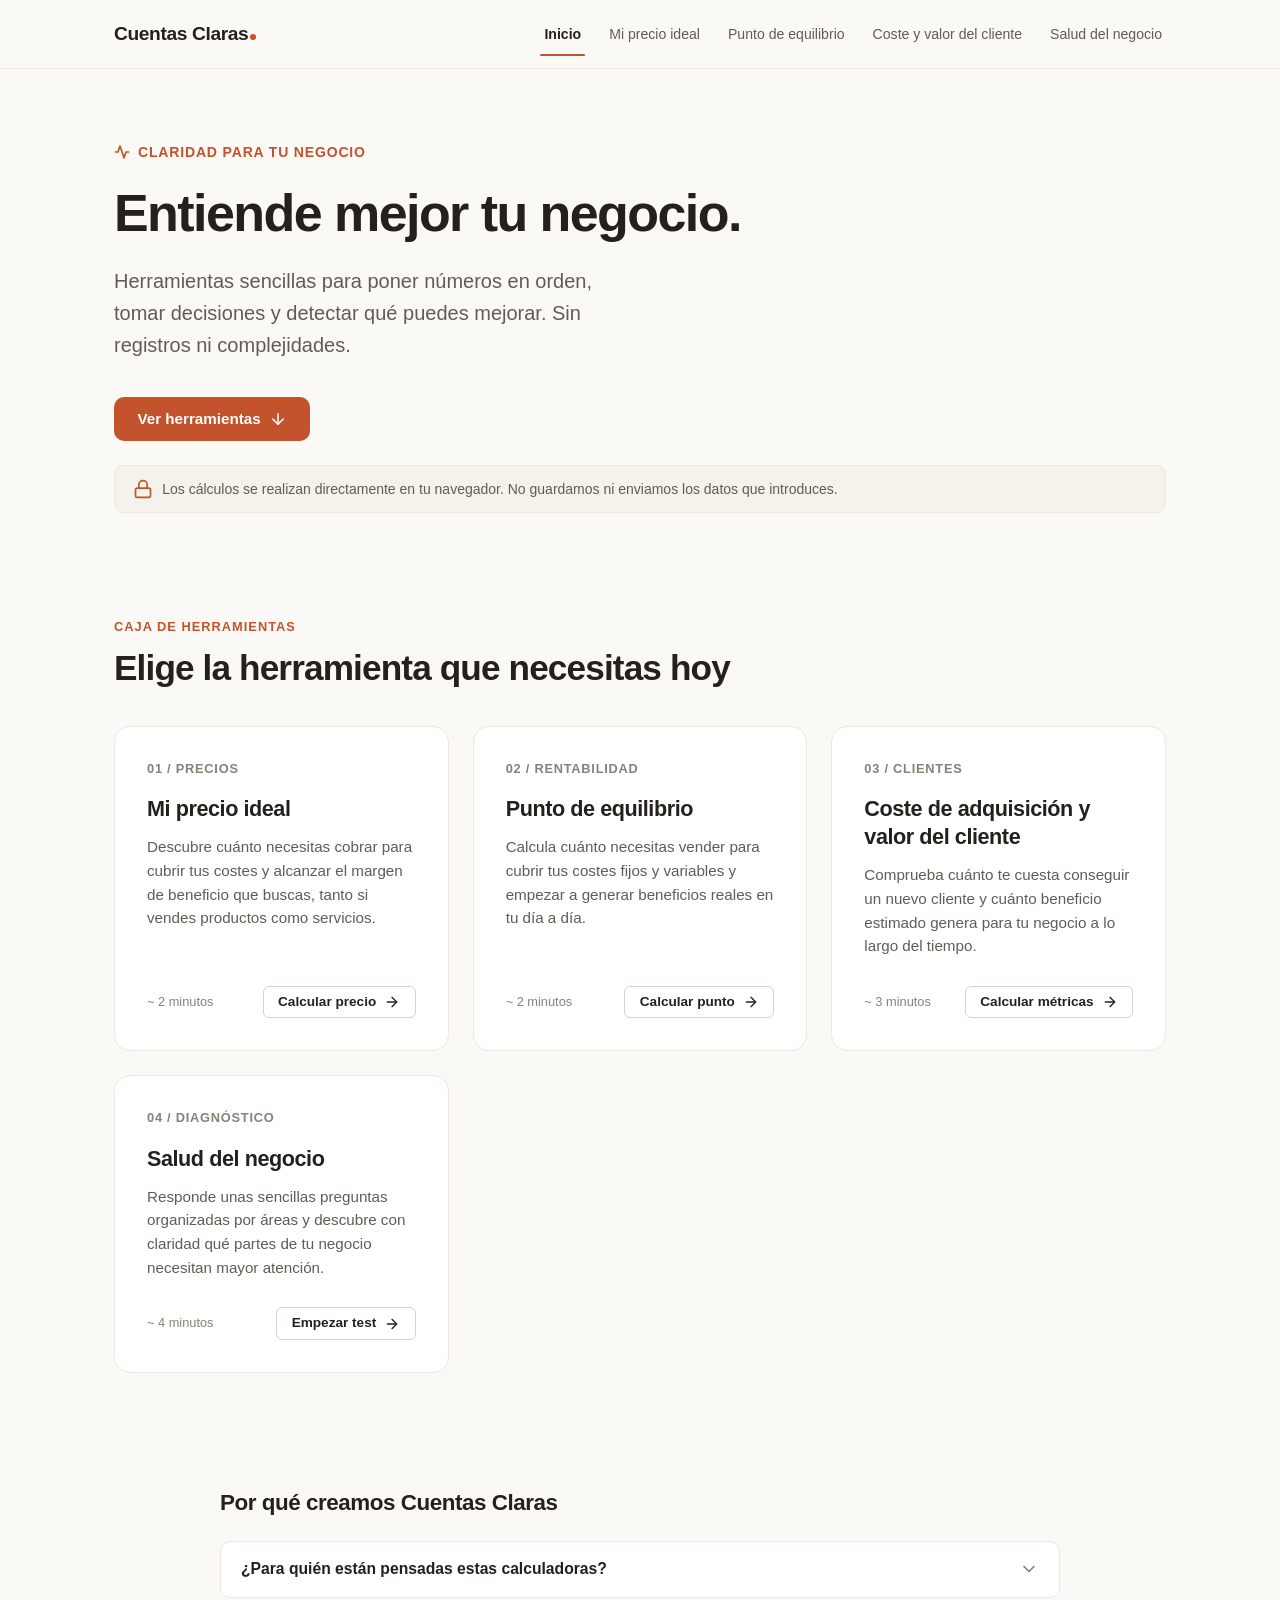
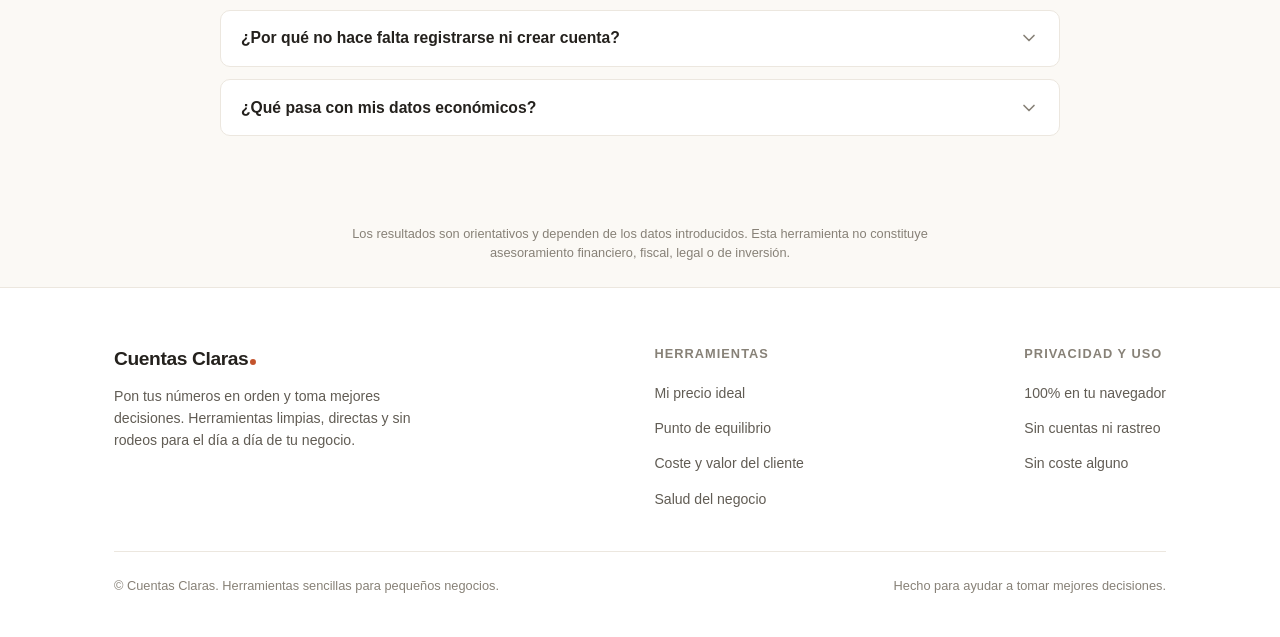
<file: index.html>
<!DOCTYPE html>
<html lang="es">
<head>
  <meta charset="UTF-8">
  <meta name="viewport" content="width=device-width, initial-scale=1.0">
  <title>Cuentas Claras — Herramientas prácticas para pequeños negocios</title>
  <meta name="description" content="Pon tus números en orden y toma mejores decisiones. Herramientas sencillas y gratuitas de precios, punto de equilibrio, captación y diagnóstico de negocio.">
  <link rel="canonical" href="https://cuentasclaras.app/">
  
  <!-- Open Graph -->
  <meta property="og:type" content="website">
  <meta property="og:title" content="Cuentas Claras — Herramientas prácticas para pequeños negocios">
  <meta property="og:description" content="Pon tus números en orden y toma mejores decisiones. Herramientas sencillas para entender costes, precios, punto de equilibrio y clientes.">
  <meta property="og:url" content="https://cuentasclaras.app/">
  <meta property="og:locale" content="es_ES">
  
  <!-- Favicon -->
  <link rel="icon" type="image/svg+xml" href="favicon.svg">
  
  <!-- Estilos -->
  <link rel="stylesheet" href="css/styles.css">
</head>
<body>
  <a href="#contenido-principal" class="skip-link">Saltar al contenido principal</a>

  <!-- Cabecera -->
  <header class="site-header">
    <div class="container header-inner">
      <a href="index.html" class="brand" aria-label="Cuentas Claras - Inicio">
        <span>Cuentas Claras<span class="brand-dot"></span></span>
      </a>

      <nav class="site-nav" aria-label="Navegación principal">
        <a href="index.html" class="nav-link active" aria-current="page">Inicio</a>
        <a href="herramientas/calculadora-precios.html" class="nav-link">Mi precio ideal</a>
        <a href="herramientas/punto-equilibrio.html" class="nav-link">Punto de equilibrio</a>
        <a href="herramientas/coste-adquisicion-valor-cliente.html" class="nav-link">Coste y valor del cliente</a>
        <a href="herramientas/salud-negocio.html" class="nav-link">Salud del negocio</a>
      </nav>
    </div>
  </header>

  <!-- Contenido Principal -->
  <main id="contenido-principal">
    
    <!-- Hero -->
    <section class="hero">
      <div class="container">
        <div class="hero-tagline">
          <svg width="16" height="16" viewBox="0 0 24 24" fill="none" stroke="currentColor" stroke-width="2.5" stroke-linecap="round" stroke-linejoin="round" aria-hidden="true">
            <polyline points="22 12 18 12 15 21 9 3 6 12 2 12"></polyline>
          </svg>
          Claridad para tu negocio
        </div>
        <h1 class="hero-title">Entiende mejor tu negocio.</h1>
        <p class="hero-subtitle">
          Herramientas sencillas para poner números en orden, tomar decisiones y detectar qué puedes mejorar. Sin registros ni complejidades.
        </p>
        <div class="hero-actions">
          <a href="#herramientas" class="btn btn-primary">
            Ver herramientas
            <svg width="18" height="18" viewBox="0 0 24 24" fill="none" stroke="currentColor" stroke-width="2" stroke-linecap="round" stroke-linejoin="round" aria-hidden="true">
              <line x1="12" y1="5" x2="12" y2="19"></line>
              <polyline points="19 12 12 19 5 12"></polyline>
            </svg>
          </a>
        </div>

        <!-- Banner de privacidad y sencillez -->
        <div class="privacy-badge-banner" role="note">
          <svg width="20" height="20" viewBox="0 0 24 24" fill="none" stroke="currentColor" stroke-width="2" stroke-linecap="round" stroke-linejoin="round" aria-hidden="true">
            <rect x="3" y="11" width="18" height="11" rx="2" ry="2"></rect>
            <path d="M7 11V7a5 5 0 0 1 10 0v4"></path>
          </svg>
          <span>Los cálculos se realizan directamente en tu navegador. No guardamos ni enviamos los datos que introduces.</span>
        </div>
      </div>
    </section>

    <!-- Listado de Herramientas -->
    <section id="herramientas" class="tools-section">
      <div class="container">
        <div class="section-header">
          <p class="section-label">Caja de herramientas</p>
          <h2 class="section-title">Elige la herramienta que necesitas hoy</h2>
        </div>

        <div class="tools-grid">
          <!-- Herramienta 1 -->
          <article class="tool-card">
            <span class="tool-card-num">01 / PRECIOS</span>
            <h3 class="tool-card-title">Mi precio ideal</h3>
            <p class="tool-card-desc">
              Descubre cuánto necesitas cobrar para cubrir tus costes y alcanzar el margen de beneficio que buscas, tanto si vendes productos como servicios.
            </p>
            <div class="tool-card-footer">
              <span class="tool-card-meta">~ 2 minutos</span>
              <a href="herramientas/calculadora-precios.html" class="btn btn-secondary btn-sm">
                Calcular precio
                <svg width="16" height="16" viewBox="0 0 24 24" fill="none" stroke="currentColor" stroke-width="2" stroke-linecap="round" stroke-linejoin="round" aria-hidden="true">
                  <line x1="5" y1="12" x2="19" y2="12"></line>
                  <polyline points="12 5 19 12 12 19"></polyline>
                </svg>
              </a>
            </div>
          </article>

          <!-- Herramienta 2 -->
          <article class="tool-card">
            <span class="tool-card-num">02 / RENTABILIDAD</span>
            <h3 class="tool-card-title">Punto de equilibrio</h3>
            <p class="tool-card-desc">
              Calcula cuánto necesitas vender para cubrir tus costes fijos y variables y empezar a generar beneficios reales en tu día a día.
            </p>
            <div class="tool-card-footer">
              <span class="tool-card-meta">~ 2 minutos</span>
              <a href="herramientas/punto-equilibrio.html" class="btn btn-secondary btn-sm">
                Calcular punto
                <svg width="16" height="16" viewBox="0 0 24 24" fill="none" stroke="currentColor" stroke-width="2" stroke-linecap="round" stroke-linejoin="round" aria-hidden="true">
                  <line x1="5" y1="12" x2="19" y2="12"></line>
                  <polyline points="12 5 19 12 12 19"></polyline>
                </svg>
              </a>
            </div>
          </article>

          <!-- Herramienta 3 -->
          <article class="tool-card">
            <span class="tool-card-num">03 / CLIENTES</span>
            <h3 class="tool-card-title">Coste de adquisición y valor del cliente</h3>
            <p class="tool-card-desc">
              Comprueba cuánto te cuesta conseguir un nuevo cliente y cuánto beneficio estimado genera para tu negocio a lo largo del tiempo.
            </p>
            <div class="tool-card-footer">
              <span class="tool-card-meta">~ 3 minutos</span>
              <a href="herramientas/coste-adquisicion-valor-cliente.html" class="btn btn-secondary btn-sm">
                Calcular métricas
                <svg width="16" height="16" viewBox="0 0 24 24" fill="none" stroke="currentColor" stroke-width="2" stroke-linecap="round" stroke-linejoin="round" aria-hidden="true">
                  <line x1="5" y1="12" x2="19" y2="12"></line>
                  <polyline points="12 5 19 12 12 19"></polyline>
                </svg>
              </a>
            </div>
          </article>

          <!-- Herramienta 4 -->
          <article class="tool-card">
            <span class="tool-card-num">04 / DIAGNÓSTICO</span>
            <h3 class="tool-card-title">Salud del negocio</h3>
            <p class="tool-card-desc">
              Responde unas sencillas preguntas organizadas por áreas y descubre con claridad qué partes de tu negocio necesitan mayor atención.
            </p>
            <div class="tool-card-footer">
              <span class="tool-card-meta">~ 4 minutos</span>
              <a href="herramientas/salud-negocio.html" class="btn btn-secondary btn-sm">
                Empezar test
                <svg width="16" height="16" viewBox="0 0 24 24" fill="none" stroke="currentColor" stroke-width="2" stroke-linecap="round" stroke-linejoin="round" aria-hidden="true">
                  <line x1="5" y1="12" x2="19" y2="12"></line>
                  <polyline points="12 5 19 12 12 19"></polyline>
                </svg>
              </a>
            </div>
          </article>
        </div>

        <!-- Sección de valor / enfoque -->
        <div class="educational-section" style="margin-top: 1rem; border-top: none;">
          <h2 class="educational-title">Por qué creamos Cuentas Claras</h2>
          <div class="accordion-list">
            <div class="accordion-item">
              <button type="button" class="accordion-trigger">
                <span>¿Para quién están pensadas estas calculadoras?</span>
                <svg class="accordion-icon" viewBox="0 0 24 24" fill="none" stroke="currentColor" stroke-width="2" stroke-linecap="round" stroke-linejoin="round" aria-hidden="true">
                  <polyline points="6 9 12 15 18 9"></polyline>
                </svg>
              </button>
              <div class="accordion-collapse">
                <div class="accordion-body">
                  <p>Para personas autónomas, profesionales independientes y pequeños equipos que gestionan un negocio o están a punto de lanzar uno. Muchas veces las dudas del día a día son muy concretas: «¿puedo permitirme este gasto?», «¿estoy cobrando lo suficiente?», «¿cuánto necesito vender para respirar tranquilo?». Aquí encuentras respuestas claras en minutos.</p>
                </div>
              </div>
            </div>

            <div class="accordion-item">
              <button type="button" class="accordion-trigger">
                <span>¿Por qué no hace falta registrarse ni crear cuenta?</span>
                <svg class="accordion-icon" viewBox="0 0 24 24" fill="none" stroke="currentColor" stroke-width="2" stroke-linecap="round" stroke-linejoin="round" aria-hidden="true">
                  <polyline points="6 9 12 15 18 9"></polyline>
                </svg>
              </button>
              <div class="accordion-collapse">
                <div class="accordion-body">
                  <p>Porque cuando tienes una duda sobre tus números, lo último que necesitas es rellenar un formulario con tu correo, verificar contraseñas o recibir correos promocionales. Queremos que entres, hagas tus números con total tranquilidad y tomes mejores decisiones.</p>
                </div>
              </div>
            </div>

            <div class="accordion-item">
              <button type="button" class="accordion-trigger">
                <span>¿Qué pasa con mis datos económicos?</span>
                <svg class="accordion-icon" viewBox="0 0 24 24" fill="none" stroke="currentColor" stroke-width="2" stroke-linecap="round" stroke-linejoin="round" aria-hidden="true">
                  <polyline points="6 9 12 15 18 9"></polyline>
                </svg>
              </button>
              <div class="accordion-collapse">
                <div class="accordion-body">
                  <p>Absolutamente nada sale de tu dispositivo. Todo el código matemático se ejecuta directamente en tu propio navegador. Al cerrar la pestaña o recargar la página, los números desaparecen. No almacenamos registros ni enviamos información a ningún servidor.</p>
                </div>
              </div>
            </div>
          </div>
        </div>

        <!-- Aviso discreto -->
        <p class="disclaimer-box">
          Los resultados son orientativos y dependen de los datos introducidos. Esta herramienta no constituye asesoramiento financiero, fiscal, legal o de inversión.
        </p>
      </div>
    </section>
  </main>

  <!-- Pie de página -->
  <footer class="site-footer">
    <div class="container">
      <div class="footer-top">
        <div class="footer-brand-col">
          <a href="index.html" class="brand">
            <span>Cuentas Claras<span class="brand-dot"></span></span>
          </a>
          <p class="footer-desc">
            Pon tus números en orden y toma mejores decisiones. Herramientas limpias, directas y sin rodeos para el día a día de tu negocio.
          </p>
        </div>

        <div class="footer-nav-col">
          <h4>Herramientas</h4>
          <ul class="footer-links">
            <li><a href="herramientas/calculadora-precios.html">Mi precio ideal</a></li>
            <li><a href="herramientas/punto-equilibrio.html">Punto de equilibrio</a></li>
            <li><a href="herramientas/coste-adquisicion-valor-cliente.html">Coste y valor del cliente</a></li>
            <li><a href="herramientas/salud-negocio.html">Salud del negocio</a></li>
          </ul>
        </div>

        <div class="footer-nav-col">
          <h4>Privacidad y uso</h4>
          <ul class="footer-links">
            <li><span style="color: var(--text-muted); font-size: 0.88rem;">100% en tu navegador</span></li>
            <li><span style="color: var(--text-muted); font-size: 0.88rem;">Sin cuentas ni rastreo</span></li>
            <li><span style="color: var(--text-muted); font-size: 0.88rem;">Sin coste alguno</span></li>
          </ul>
        </div>
      </div>

      <div class="footer-bottom">
        <span>&copy; Cuentas Claras. Herramientas sencillas para pequeños negocios.</span>
        <span>Hecho para ayudar a tomar mejores decisiones.</span>
      </div>
    </div>
  </footer>

  <script src="js/compartir.js"></script>
</body>
</html>
</file>
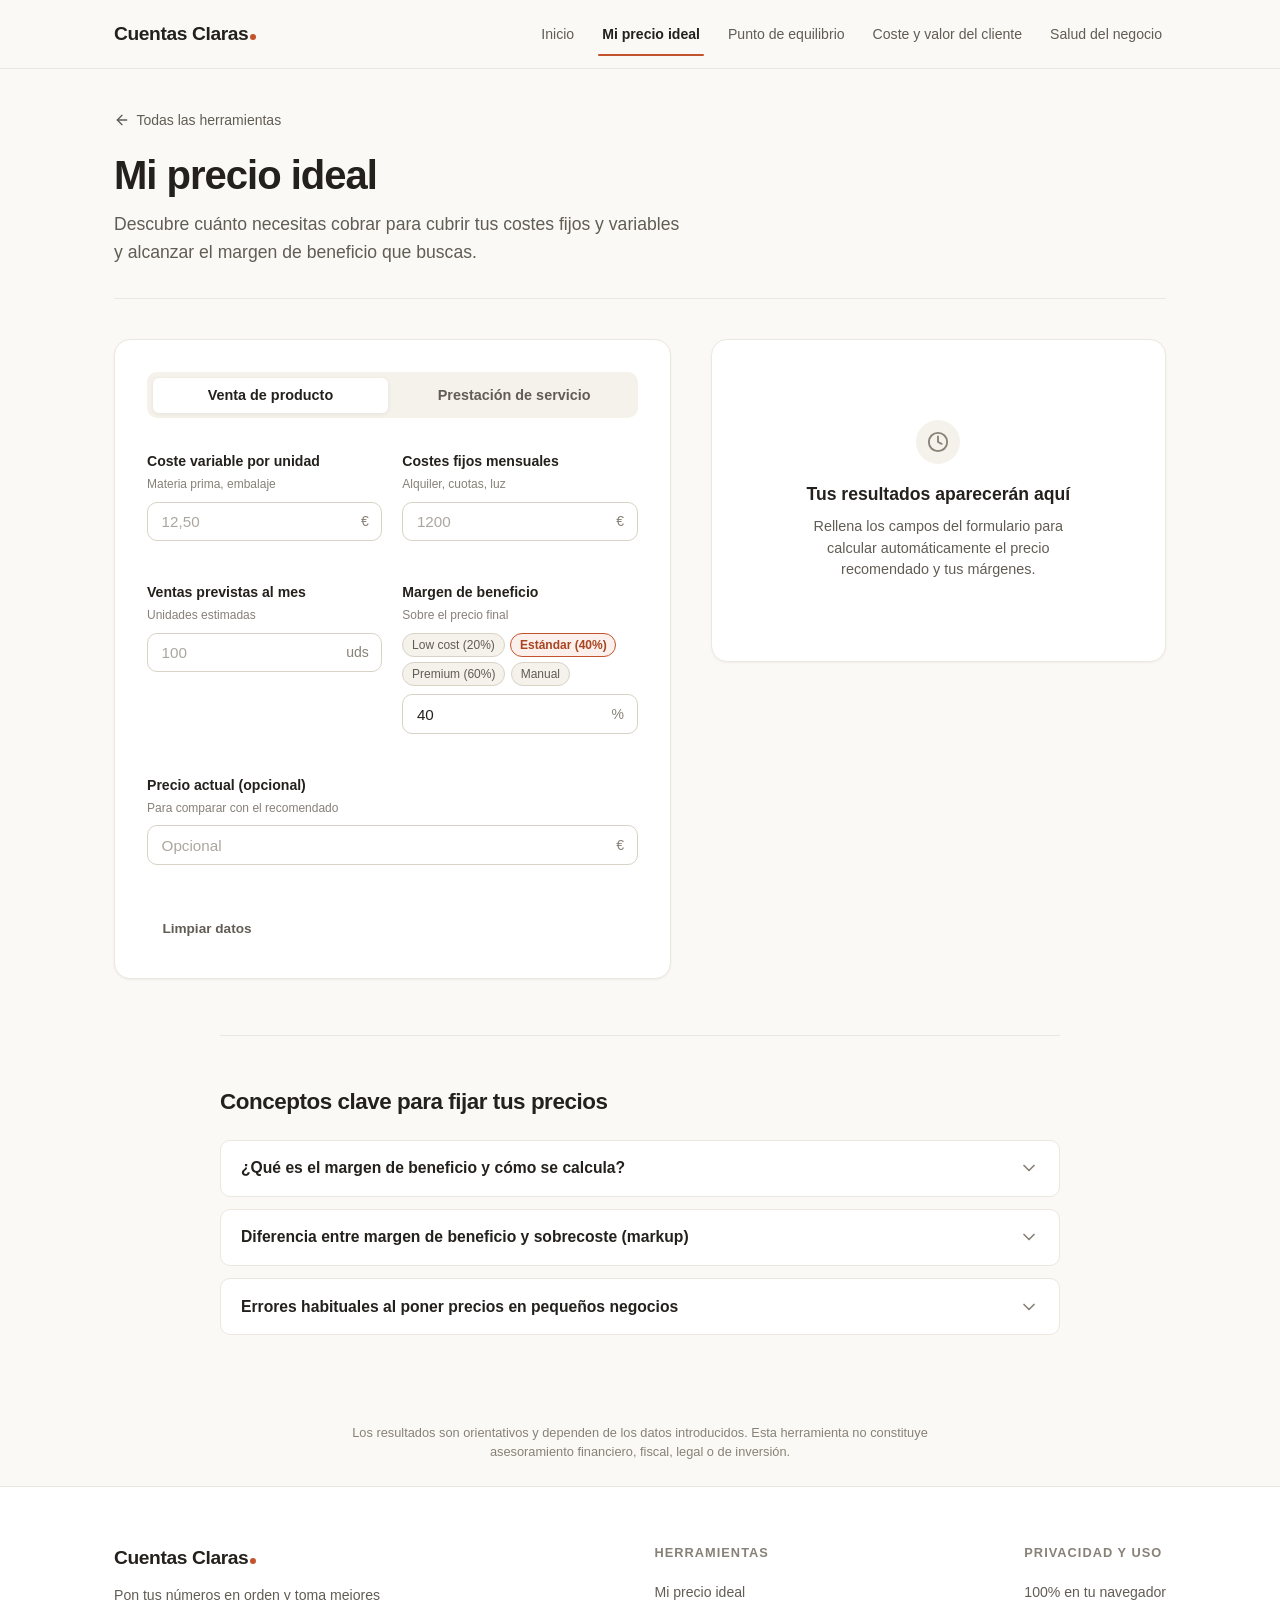
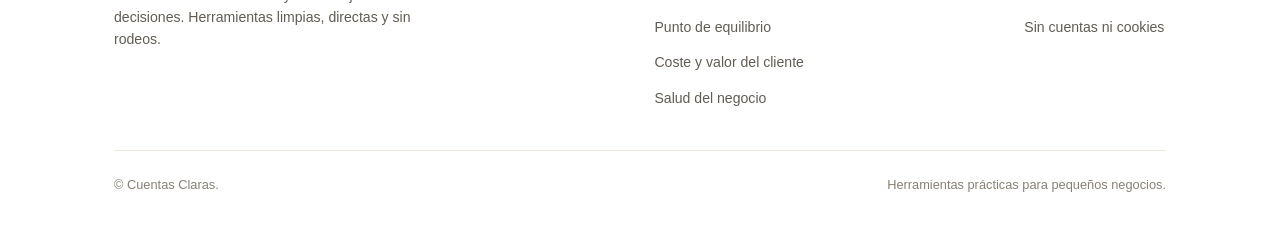
<file: herramientas/calculadora-precios.html>
<!DOCTYPE html>
<html lang="es">
<head>
  <meta charset="UTF-8">
  <meta name="viewport" content="width=device-width, initial-scale=1.0">
  <title>Mi precio ideal — Cuentas Claras</title>
  <meta name="description" content="Calcula tu precio ideal para productos y servicios. Cubre costes fijos, variables y obtén el margen deseado según tu posicionamiento.">
  <link rel="canonical" href="https://cuentasclaras.app/herramientas/calculadora-precios">
  
  <!-- Open Graph -->
  <meta property="og:type" content="website">
  <meta property="og:title" content="Mi precio ideal — Cuentas Claras">
  <meta property="og:description" content="Descubre cuánto necesitas cobrar para cubrir tus costes y alcanzar el margen que buscas.">
  <meta property="og:url" content="https://cuentasclaras.app/herramientas/calculadora-precios">
  <meta property="og:locale" content="es_ES">
  
  <!-- Favicon -->
  <link rel="icon" type="image/svg+xml" href="../favicon.svg">
  
  <!-- Estilos -->
  <link rel="stylesheet" href="../css/styles.css">
</head>
<body>
  <a href="#contenido-principal" class="skip-link">Saltar al contenido principal</a>

  <!-- Cabecera -->
  <header class="site-header">
    <div class="container header-inner">
      <a href="../index.html" class="brand" aria-label="Cuentas Claras - Inicio">
        <span>Cuentas Claras<span class="brand-dot"></span></span>
      </a>

      <nav class="site-nav" aria-label="Navegación principal">
        <a href="../index.html" class="nav-link">Inicio</a>
        <a href="calculadora-precios.html" class="nav-link active" aria-current="page">Mi precio ideal</a>
        <a href="punto-equilibrio.html" class="nav-link">Punto de equilibrio</a>
        <a href="coste-adquisicion-valor-cliente.html" class="nav-link">Coste y valor del cliente</a>
        <a href="salud-negocio.html" class="nav-link">Salud del negocio</a>
      </nav>
    </div>
  </header>

  <!-- Contenido Principal -->
  <main id="contenido-principal" class="container">
    <div class="tool-page-header">
      <a href="../index.html#herramientas" class="back-link">
        <svg width="16" height="16" viewBox="0 0 24 24" fill="none" stroke="currentColor" stroke-width="2" stroke-linecap="round" stroke-linejoin="round" aria-hidden="true">
          <line x1="19" y1="12" x2="5" y2="12"></line>
          <polyline points="12 19 5 12 12 5"></polyline>
        </svg>
        Todas las herramientas
      </a>
      <h1 class="tool-title">Mi precio ideal</h1>
      <p class="tool-intro">
        Descubre cuánto necesitas cobrar para cubrir tus costes fijos y variables y alcanzar el margen de beneficio que buscas.
      </p>
    </div>

    <div class="calculator-layout">
      <!-- Panel de Entrada de Datos -->
      <section class="form-panel" aria-label="Formulario de cálculo">
        <!-- Selector de Modo -->
        <div class="tab-list" role="tablist" aria-label="Tipo de negocio">
          <button type="button" id="tab-producto" class="tab-btn active" role="tab" aria-selected="true" aria-controls="form-producto">
            Venta de producto
          </button>
          <button type="button" id="tab-servicio" class="tab-btn" role="tab" aria-selected="false" aria-controls="form-servicio">
            Prestación de servicio
          </button>
        </div>

        <!-- FORMULARIO PRODUCTO -->
        <form id="form-producto" role="tabpanel" aria-labelledby="tab-producto" onsubmit="return false;">
          <div class="form-grid">
            <div class="form-group">
              <label for="prod-coste-variable" class="form-label">
                Coste variable por unidad
                <span class="form-label-hint">Materia prima, embalaje</span>
              </label>
              <div class="input-wrapper">
                <input type="number" id="prod-coste-variable" class="form-input has-suffix" placeholder="12,50" step="any" min="0" inputmode="decimal">
                <span class="input-affix suffix">€</span>
              </div>
              <p id="err-prod-coste-variable" class="field-error"></p>
            </div>

            <div class="form-group">
              <label for="prod-costes-fijos" class="form-label">
                Costes fijos mensuales
                <span class="form-label-hint">Alquiler, cuotas, luz</span>
              </label>
              <div class="input-wrapper">
                <input type="number" id="prod-costes-fijos" class="form-input has-suffix" placeholder="1200" step="any" min="0" inputmode="decimal">
                <span class="input-affix suffix">€</span>
              </div>
              <p id="err-prod-costes-fijos" class="field-error"></p>
            </div>

            <div class="form-group">
              <label for="prod-ventas-previstas" class="form-label">
                Ventas previstas al mes
                <span class="form-label-hint">Unidades estimadas</span>
              </label>
              <div class="input-wrapper">
                <input type="number" id="prod-ventas-previstas" class="form-input has-suffix" placeholder="100" step="1" min="1" inputmode="numeric">
                <span class="input-affix suffix">uds</span>
              </div>
              <p id="err-prod-ventas-previstas" class="field-error"></p>
            </div>

            <div class="form-group">
              <label for="prod-margen-deseado" class="form-label">
                Margen de beneficio
                <span class="form-label-hint">Sobre el precio final</span>
              </label>
              
              <!-- Opciones automáticas de posicionamiento -->
              <div class="margin-presets" role="group" aria-label="Elegir margen de producto">
                <button type="button" class="preset-pill-btn" data-target="prod-margen-deseado" data-value="20" title="Volumen alto y precios muy ajustados">
                  Low cost (20%)
                </button>
                <button type="button" class="preset-pill-btn active" data-target="prod-margen-deseado" data-value="40" title="Precio estándar de mercado">
                  Estándar (40%)
                </button>
                <button type="button" class="preset-pill-btn" data-target="prod-margen-deseado" data-value="60" title="Alto valor percibido y exclusividad">
                  Premium (60%)
                </button>
                <button type="button" class="preset-pill-btn" data-target="prod-margen-deseado" data-value="manual">
                  Manual
                </button>
              </div>

              <div class="input-wrapper">
                <input type="number" id="prod-margen-deseado" class="form-input has-suffix" placeholder="40" value="40" step="any" min="0" max="99" inputmode="decimal">
                <span class="input-affix suffix">%</span>
              </div>
              <p id="err-prod-margen-deseado" class="field-error"></p>
            </div>

            <div class="form-group full-width">
              <label for="prod-precio-actual" class="form-label">
                Precio actual (opcional)
                <span class="form-label-hint">Para comparar con el recomendado</span>
              </label>
              <div class="input-wrapper">
                <input type="number" id="prod-precio-actual" class="form-input has-suffix" placeholder="Opcional" step="any" min="0" inputmode="decimal">
                <span class="input-affix suffix">€</span>
              </div>
              <p id="err-prod-precio-actual" class="field-error"></p>
            </div>
          </div>

          <div class="form-actions">
            <button type="button" id="btn-reset-producto" class="btn btn-ghost btn-sm">Limpiar datos</button>
          </div>
        </form>

        <!-- FORMULARIO SERVICIO -->
        <form id="form-servicio" role="tabpanel" aria-labelledby="tab-servicio" style="display: none;" onsubmit="return false;">
          <div class="form-grid">
            <div class="form-group">
              <label for="serv-ingresos-objetivo" class="form-label">
                Objetivo de ingresos al mes
                <span class="form-label-hint">Tu sueldo deseado</span>
              </label>
              <div class="input-wrapper">
                <input type="number" id="serv-ingresos-objetivo" class="form-input has-suffix" placeholder="2500" step="any" min="0" inputmode="decimal">
                <span class="input-affix suffix">€</span>
              </div>
              <p id="err-serv-ingresos-objetivo" class="field-error"></p>
            </div>

            <div class="form-group">
              <label for="serv-gastos-negocio" class="form-label">
                Gastos del negocio al mes
                <span class="form-label-hint">Software, gestoría, suministros</span>
              </label>
              <div class="input-wrapper">
                <input type="number" id="serv-gastos-negocio" class="form-input has-suffix" placeholder="600" step="any" min="0" inputmode="decimal">
                <span class="input-affix suffix">€</span>
              </div>
              <p id="err-serv-gastos-negocio" class="field-error"></p>
            </div>

            <div class="form-group">
              <label for="serv-horas-disponibles" class="form-label">
                Horas de trabajo al mes
                <span class="form-label-hint">Ejemplo: 160 h (40 h/sem)</span>
              </label>
              <div class="input-wrapper">
                <input type="number" id="serv-horas-disponibles" class="form-input has-suffix" placeholder="160" step="any" min="1" inputmode="decimal">
                <span class="input-affix suffix">h</span>
              </div>
              <p id="err-serv-horas-disponibles" class="field-error"></p>
            </div>

            <div class="form-group">
              <label for="serv-pct-facturable" class="form-label">
                Porcentaje facturable
                <span class="form-label-hint">Tiempo directo en clientes</span>
              </label>
              <div class="input-wrapper">
                <input type="number" id="serv-pct-facturable" class="form-input has-suffix" placeholder="60" step="any" min="1" max="100" inputmode="decimal">
                <span class="input-affix suffix">%</span>
              </div>
              <p id="err-serv-pct-facturable" class="field-error"></p>
            </div>

            <div class="form-group">
              <label for="serv-margen-deseado" class="form-label">
                Margen de seguridad / beneficio
                <span class="form-label-hint">Reserva para imprevistos</span>
              </label>

              <!-- Opciones automáticas de posicionamiento -->
              <div class="margin-presets" role="group" aria-label="Elegir margen de servicio">
                <button type="button" class="preset-pill-btn" data-target="serv-margen-deseado" data-value="15" title="Tarifa ajustada o inicio de actividad">
                  Low cost (15%)
                </button>
                <button type="button" class="preset-pill-btn active" data-target="serv-margen-deseado" data-value="25" title="Tarifa equilibrada de mercado">
                  Estándar (25%)
                </button>
                <button type="button" class="preset-pill-btn" data-target="serv-margen-deseado" data-value="40" title="Alta especialización y consultoría">
                  Premium (40%)
                </button>
                <button type="button" class="preset-pill-btn" data-target="serv-margen-deseado" data-value="manual">
                  Manual
                </button>
              </div>

              <div class="input-wrapper">
                <input type="number" id="serv-margen-deseado" class="form-input has-suffix" placeholder="25" value="25" step="any" min="0" max="99" inputmode="decimal">
                <span class="input-affix suffix">%</span>
              </div>
              <p id="err-serv-margen-deseado" class="field-error"></p>
            </div>

            <div class="form-group">
              <label for="serv-precio-actual" class="form-label">
                Tarifa actual por hora (opcional)
                <span class="form-label-hint">Lo que cobras hoy</span>
              </label>
              <div class="input-wrapper">
                <input type="number" id="serv-precio-actual" class="form-input has-suffix" placeholder="Opcional" step="any" min="0" inputmode="decimal">
                <span class="input-affix suffix">€/h</span>
              </div>
              <p id="err-serv-precio-actual" class="field-error"></p>
            </div>
          </div>

          <div class="form-actions">
            <button type="button" id="btn-reset-servicio" class="btn btn-ghost btn-sm">Limpiar datos</button>
          </div>
        </form>
      </section>

      <!-- Panel de Resultados -->
      <aside class="results-panel" aria-label="Resultados del cálculo" aria-live="polite">
        <!-- Estado Vacío -->
        <div id="results-empty" class="results-empty-state">
          <div class="results-empty-icon" aria-hidden="true">
            <svg width="22" height="22" viewBox="0 0 24 24" fill="none" stroke="currentColor" stroke-width="2" stroke-linecap="round" stroke-linejoin="round">
              <circle cx="12" cy="12" r="10"></circle>
              <polyline points="12 6 12 12 16 14"></polyline>
            </svg>
          </div>
          <h2 class="results-empty-title">Tus resultados aparecerán aquí</h2>
          <p class="results-empty-desc">Rellena los campos del formulario para calcular automáticamente el precio recomendado y tus márgenes.</p>
        </div>

        <!-- Resultados Contenido -->
        <div id="results-content" class="results-content">
          <!-- RESULTADOS PRODUCTO -->
          <div id="results-producto">
            <div class="primary-metric-box">
              <p class="primary-metric-label">Precio orientativo recomendado</p>
              <div id="prod-res-precio-rec" class="primary-metric-value">0,00 €</div>
              <p class="primary-metric-subtitle">Por cada unidad vendida</p>
            </div>

            <div id="prod-res-comparativa" class="result-explanation-box" style="display: none;"></div>

            <div class="secondary-metrics-grid">
              <div class="metric-item">
                <div class="metric-label">Coste total por unidad</div>
                <div id="prod-res-coste-total" class="metric-value">0,00 €</div>
                <div class="metric-sub">Precio mínimo para no perder</div>
              </div>
              <div class="metric-item">
                <div class="metric-label">Coste fijo repercutido</div>
                <div id="prod-res-coste-fijo-u" class="metric-value">0,00 €</div>
                <div class="metric-sub">Por unidad prevista</div>
              </div>
              <div class="metric-item">
                <div class="metric-label">Beneficio neto por unidad</div>
                <div id="prod-res-beneficio-u" class="metric-value">0,00 €</div>
                <div class="metric-sub">Al precio recomendado</div>
              </div>
              <div class="metric-item">
                <div class="metric-label">Beneficio mensual estimado</div>
                <div id="prod-res-beneficio-mes" class="metric-value">0,00 €</div>
                <div class="metric-sub">Con el volumen previsto</div>
              </div>
            </div>

            <!-- Escenarios de margen -->
            <div class="scenarios-container">
              <h3 class="scenarios-title">Escenarios según margen de beneficio</h3>
              <table class="scenarios-table">
                <thead>
                  <tr>
                    <th>Margen</th>
                    <th>Precio</th>
                    <th>Beneficio/u</th>
                    <th>Beneficio/mes</th>
                  </tr>
                </thead>
                <tbody id="prod-tabla-escenarios"></tbody>
              </table>
            </div>
          </div>

          <!-- RESULTADOS SERVICIO -->
          <div id="results-servicio" style="display: none;">
            <div class="primary-metric-box">
              <p class="primary-metric-label">Tarifa orientativa recomendada</p>
              <div id="serv-res-precio-rec" class="primary-metric-value">0,00 €/h</div>
              <p class="primary-metric-subtitle">Para cubrir tu sueldo, gastos y margen</p>
            </div>

            <div id="serv-res-comparativa" class="result-explanation-box" style="display: none;"></div>

            <div class="secondary-metrics-grid">
              <div class="metric-item">
                <div class="metric-label">Coste base mínimo</div>
                <div id="serv-res-coste-base" class="metric-value">0,00 €/h</div>
                <div class="metric-sub">Para cubrir gastos y sueldo</div>
              </div>
              <div class="metric-item">
                <div class="metric-label">Horas facturables reales</div>
                <div id="serv-res-horas-fact" class="metric-value">0 h</div>
                <div class="metric-sub">Dedicadas a clientes/mes</div>
              </div>
              <div class="metric-item">
                <div class="metric-label">Escenario tarifa superior</div>
                <div id="serv-res-precio-sup" class="metric-value">0,00 €/h</div>
                <div class="metric-sub">Margen reforzado (+15%)</div>
              </div>
              <div class="metric-item">
                <div class="metric-label">Facturación mensual meta</div>
                <div id="serv-res-ingresos-rec" class="metric-value">0,00 €</div>
                <div class="metric-sub">Al precio recomendado</div>
              </div>
            </div>
          </div>

          <!-- Explicación requerida -->
          <div class="result-explanation-box">
            Este cálculo es una referencia basada en los datos que has introducido. El precio final también depende del valor que percibe el cliente, la competencia, la demanda y el posicionamiento de tu negocio.
          </div>

          <!-- Acciones de compartir -->
          <div class="result-actions">
            <button type="button" id="btn-compartir" class="btn btn-secondary btn-block">
              <svg width="16" height="16" viewBox="0 0 24 24" fill="none" stroke="currentColor" stroke-width="2" stroke-linecap="round" stroke-linejoin="round" aria-hidden="true">
                <circle cx="18" cy="5" r="3"></circle>
                <circle cx="6" cy="12" r="3"></circle>
                <circle cx="18" cy="19" r="3"></circle>
                <line x1="8.59" y1="13.51" x2="15.42" y2="17.49"></line>
                <line x1="15.41" y1="6.51" x2="8.59" y2="10.49"></line>
              </svg>
              Compartir este resultado
            </button>
          </div>
        </div>
      </aside>
    </div>

    <!-- Sección Educativa y SEO -->
    <section class="educational-section">
      <h2 class="educational-title">Conceptos clave para fijar tus precios</h2>
      <div class="accordion-list">
        <div class="accordion-item">
          <button type="button" class="accordion-trigger">
            <span>¿Qué es el margen de beneficio y cómo se calcula?</span>
            <svg class="accordion-icon" viewBox="0 0 24 24" fill="none" stroke="currentColor" stroke-width="2" stroke-linecap="round" stroke-linejoin="round" aria-hidden="true">
              <polyline points="6 9 12 15 18 9"></polyline>
            </svg>
          </button>
          <div class="accordion-collapse">
            <div class="accordion-body">
              <p>El margen de beneficio representa el porcentaje del precio de venta que queda como ganancia limpia después de cubrir los costes. Si vendes un producto a 100 € y su coste total fue de 60 €, tu beneficio es de 40 € y tu margen es del 40% (40 / 100).</p>
            </div>
          </div>
        </div>

        <div class="accordion-item">
          <button type="button" class="accordion-trigger">
            <span>Diferencia entre margen de beneficio y sobrecoste (markup)</span>
            <svg class="accordion-icon" viewBox="0 0 24 24" fill="none" stroke="currentColor" stroke-width="2" stroke-linecap="round" stroke-linejoin="round" aria-hidden="true">
              <polyline points="6 9 12 15 18 9"></polyline>
            </svg>
          </button>
          <div class="accordion-collapse">
            <div class="accordion-body">
              <p>Es uno de los errores más comunes: el sobrecoste se aplica sobre el coste, mientras que el margen se calcula sobre el precio de venta final. Si algo te cuesta 50 € y le sumas un 50% de sobrecoste (lo vendes a 75 €), tu margen real no es del 50%, sino del 33,3% (25 / 75). Por eso esta calculadora utiliza el margen comercial directo sobre el precio final.</p>
            </div>
          </div>
        </div>

        <div class="accordion-item">
          <button type="button" class="accordion-trigger">
            <span>Errores habituales al poner precios en pequeños negocios</span>
            <svg class="accordion-icon" viewBox="0 0 24 24" fill="none" stroke="currentColor" stroke-width="2" stroke-linecap="round" stroke-linejoin="round" aria-hidden="true">
              <polyline points="6 9 12 15 18 9"></polyline>
            </svg>
          </button>
          <div class="accordion-collapse">
            <div class="accordion-body">
              <p>1. <strong>Olvidar las horas no facturables en servicios:</strong> Nadie factura 160 horas al mes si trabaja solo; hay tareas administrativas, presupuestos, formación y descansos que deben ser cubiertos por las horas de trabajo con clientes.</p>
              <p>2. <strong>No repercutir los costes fijos:</strong> Repartir cuotas, alquiler y suscripciones solo en lo que vendes es fundamental para no tener sorpresas a final de año.</p>
              <p>3. <strong>Fijar el precio solo mirando a la competencia más barata:</strong> Cobrar menos no garantiza más ventas y suele erosionar la viabilidad del negocio.</p>
            </div>
          </div>
        </div>
      </div>
    </section>

    <!-- Aviso discreto -->
    <p class="disclaimer-box">
      Los resultados son orientativos y dependen de los datos introducidos. Esta herramienta no constituye asesoramiento financiero, fiscal, legal o de inversión.
    </p>
  </main>

  <!-- Pie de página -->
  <footer class="site-footer">
    <div class="container">
      <div class="footer-top">
        <div class="footer-brand-col">
          <a href="../index.html" class="brand">
            <span>Cuentas Claras<span class="brand-dot"></span></span>
          </a>
          <p class="footer-desc">
            Pon tus números en orden y toma mejores decisiones. Herramientas limpias, directas y sin rodeos.
          </p>
        </div>

        <div class="footer-nav-col">
          <h4>Herramientas</h4>
          <ul class="footer-links">
            <li><a href="calculadora-precios.html">Mi precio ideal</a></li>
            <li><a href="punto-equilibrio.html">Punto de equilibrio</a></li>
            <li><a href="coste-adquisicion-valor-cliente.html">Coste y valor del cliente</a></li>
            <li><a href="salud-negocio.html">Salud del negocio</a></li>
          </ul>
        </div>

        <div class="footer-nav-col">
          <h4>Privacidad y uso</h4>
          <ul class="footer-links">
            <li><span style="color: var(--text-muted); font-size: 0.88rem;">100% en tu navegador</span></li>
            <li><span style="color: var(--text-muted); font-size: 0.88rem;">Sin cuentas ni cookies</span></li>
          </ul>
        </div>
      </div>

      <div class="footer-bottom">
        <span>&copy; Cuentas Claras.</span>
        <span>Herramientas prácticas para pequeños negocios.</span>
      </div>
    </div>
  </footer>

  <script src="../js/compartir.js"></script>
  <script src="../js/calculadora-precios.js"></script>
</body>
</html>
</file>
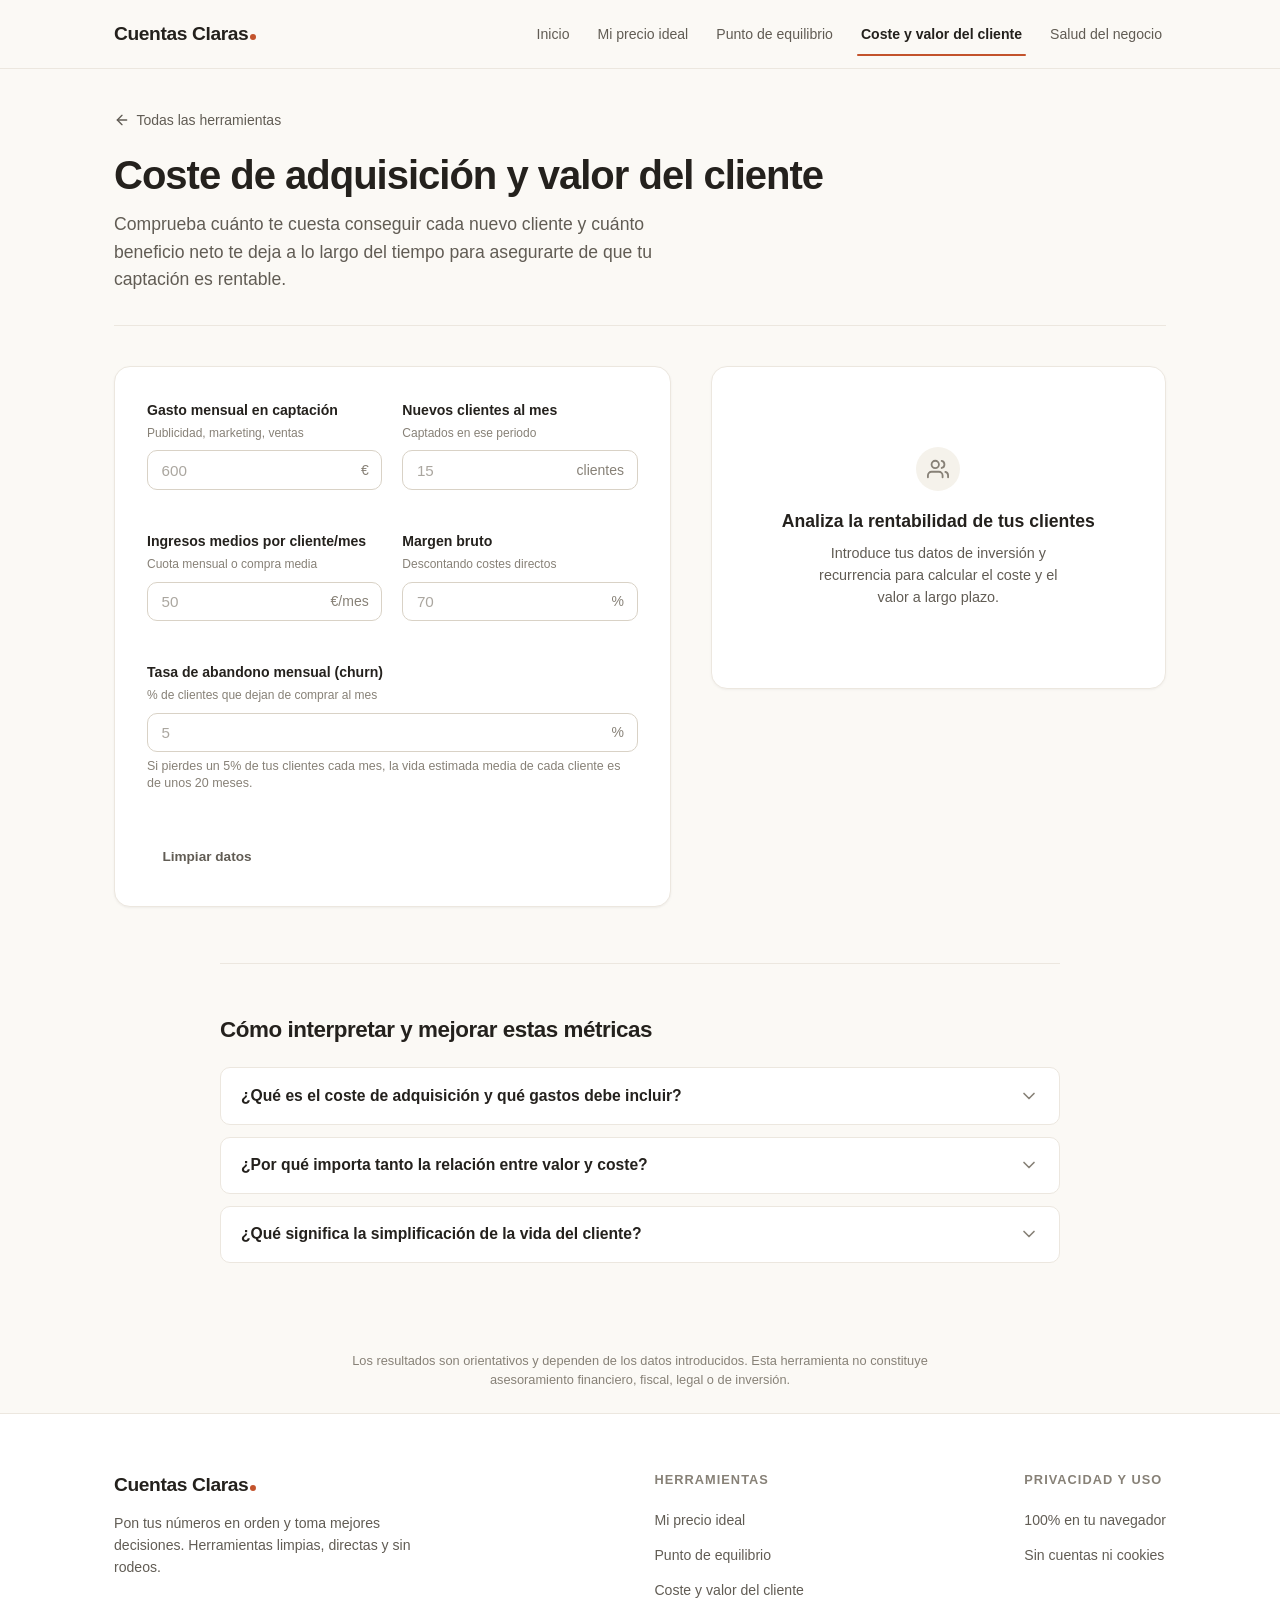
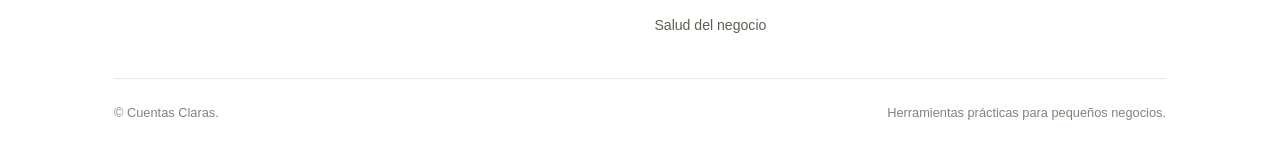
<file: herramientas/coste-adquisicion-valor-cliente.html>
<!DOCTYPE html>
<html lang="es">
<head>
  <meta charset="UTF-8">
  <meta name="viewport" content="width=device-width, initial-scale=1.0">
  <title>Coste de adquisición y valor del cliente — Cuentas Claras</title>
  <meta name="description" content="Calcula cuánto te cuesta conseguir un nuevo cliente y cuánto valor genera a lo largo del tiempo. Métricas clave explicadas en español.">
  <link rel="canonical" href="https://cuentasclaras.app/herramientas/coste-adquisicion-valor-cliente">
  
  <!-- Open Graph -->
  <meta property="og:type" content="website">
  <meta property="og:title" content="Coste de adquisición y valor del cliente — Cuentas Claras">
  <meta property="og:description" content="Comprueba cuánto te cuesta conseguir un cliente y cuánto beneficio puede generar para tu negocio.">
  <meta property="og:url" content="https://cuentasclaras.app/herramientas/coste-adquisicion-valor-cliente">
  <meta property="og:locale" content="es_ES">
  
  <!-- Favicon -->
  <link rel="icon" type="image/svg+xml" href="../favicon.svg">
  
  <!-- Estilos -->
  <link rel="stylesheet" href="../css/styles.css">
</head>
<body>
  <a href="#contenido-principal" class="skip-link">Saltar al contenido principal</a>

  <!-- Cabecera -->
  <header class="site-header">
    <div class="container header-inner">
      <a href="../index.html" class="brand" aria-label="Cuentas Claras - Inicio">
        <span>Cuentas Claras<span class="brand-dot"></span></span>
      </a>

      <nav class="site-nav" aria-label="Navegación principal">
        <a href="../index.html" class="nav-link">Inicio</a>
        <a href="calculadora-precios.html" class="nav-link">Mi precio ideal</a>
        <a href="punto-equilibrio.html" class="nav-link">Punto de equilibrio</a>
        <a href="coste-adquisicion-valor-cliente.html" class="nav-link active" aria-current="page">Coste y valor del cliente</a>
        <a href="salud-negocio.html" class="nav-link">Salud del negocio</a>
      </nav>
    </div>
  </header>

  <!-- Contenido Principal -->
  <main id="contenido-principal" class="container">
    <div class="tool-page-header">
      <a href="../index.html#herramientas" class="back-link">
        <svg width="16" height="16" viewBox="0 0 24 24" fill="none" stroke="currentColor" stroke-width="2" stroke-linecap="round" stroke-linejoin="round" aria-hidden="true">
          <line x1="19" y1="12" x2="5" y2="12"></line>
          <polyline points="12 19 5 12 12 5"></polyline>
        </svg>
        Todas las herramientas
      </a>
      <h1 class="tool-title">Coste de adquisición y valor del cliente</h1>
      <p class="tool-intro">
        Comprueba cuánto te cuesta conseguir cada nuevo cliente y cuánto beneficio neto te deja a lo largo del tiempo para asegurarte de que tu captación es rentable.
      </p>
    </div>

    <div class="calculator-layout">
      <!-- Panel de Formulario -->
      <section class="form-panel" aria-label="Formulario de métricas de cliente">
        <form id="form-cac-ltv" onsubmit="return false;">
          <div class="form-grid">
            <div class="form-group">
              <label for="gasto-captacion" class="form-label">
                Gasto mensual en captación
                <span class="form-label-hint">Publicidad, marketing, ventas</span>
              </label>
              <div class="input-wrapper">
                <input type="number" id="gasto-captacion" class="form-input has-suffix" placeholder="600" step="any" min="0" inputmode="decimal">
                <span class="input-affix suffix">€</span>
              </div>
              <p id="err-gasto-captacion" class="field-error"></p>
            </div>

            <div class="form-group">
              <label for="nuevos-clientes" class="form-label">
                Nuevos clientes al mes
                <span class="form-label-hint">Captados en ese periodo</span>
              </label>
              <div class="input-wrapper">
                <input type="number" id="nuevos-clientes" class="form-input has-suffix" placeholder="15" step="1" min="1" inputmode="numeric">
                <span class="input-affix suffix">clientes</span>
              </div>
              <p id="err-nuevos-clientes" class="field-error"></p>
            </div>

            <div class="form-group">
              <label for="ingreso-medio" class="form-label">
                Ingresos medios por cliente/mes
                <span class="form-label-hint">Cuota mensual o compra media</span>
              </label>
              <div class="input-wrapper">
                <input type="number" id="ingreso-medio" class="form-input has-suffix" placeholder="50" step="any" min="0.01" inputmode="decimal">
                <span class="input-affix suffix">€/mes</span>
              </div>
              <p id="err-ingreso-medio" class="field-error"></p>
            </div>

            <div class="form-group">
              <label for="margen-bruto" class="form-label">
                Margen bruto
                <span class="form-label-hint">Descontando costes directos</span>
              </label>
              <div class="input-wrapper">
                <input type="number" id="margen-bruto" class="form-input has-suffix" placeholder="70" step="any" min="1" max="100" inputmode="decimal">
                <span class="input-affix suffix">%</span>
              </div>
              <p id="err-margen-bruto" class="field-error"></p>
            </div>

            <div class="form-group full-width">
              <label for="tasa-abandono" class="form-label">
                Tasa de abandono mensual (churn)
                <span class="form-label-hint">% de clientes que dejan de comprar al mes</span>
              </label>
              <div class="input-wrapper">
                <input type="number" id="tasa-abandono" class="form-input has-suffix" placeholder="5" step="any" min="0.1" max="100" inputmode="decimal">
                <span class="input-affix suffix">%</span>
              </div>
              <p id="err-tasa-abandono" class="field-error"></p>
              <p class="form-hint">Si pierdes un 5% de tus clientes cada mes, la vida estimada media de cada cliente es de unos 20 meses.</p>
            </div>
          </div>

          <div class="form-actions">
            <button type="button" id="btn-reset" class="btn btn-ghost btn-sm">Limpiar datos</button>
          </div>
        </form>
      </section>

      <!-- Panel de Resultados -->
      <aside class="results-panel" aria-label="Resultados de adquisición y valor" aria-live="polite">
        <!-- Estado Vacío -->
        <div id="results-empty" class="results-empty-state">
          <div class="results-empty-icon" aria-hidden="true">
            <svg width="22" height="22" viewBox="0 0 24 24" fill="none" stroke="currentColor" stroke-width="2" stroke-linecap="round" stroke-linejoin="round">
              <path d="M17 21v-2a4 4 0 0 0-4-4H5a4 4 0 0 0-4 4v2"></path>
              <circle cx="9" cy="7" r="4"></circle>
              <path d="M23 21v-2a4 4 0 0 0-3-3.87"></path>
              <path d="M16 3.13a4 4 0 0 1 0 7.75"></path>
            </svg>
          </div>
          <h2 class="results-empty-title">Analiza la rentabilidad de tus clientes</h2>
          <p class="results-empty-desc">Introduce tus datos de inversión y recurrencia para calcular el coste y el valor a largo plazo.</p>
        </div>

        <!-- Resultados Contenido -->
        <div id="results-content" class="results-content">
          <!-- Métrica Principal: Coste de Adquisición -->
          <div class="primary-metric-box">
            <p class="primary-metric-label">Coste de conseguir un cliente</p>
            <div id="res-coste-adquisicion" class="primary-metric-value">0,00 €</div>
            <p class="primary-metric-subtitle">Inversión media necesaria por cliente nuevo</p>
          </div>

          <!-- Métricas de Apoyo -->
          <div class="secondary-metrics-grid">
            <div class="metric-item">
              <div class="metric-label">Valor estimado del cliente</div>
              <div id="res-valor-cliente" class="metric-value">0,00 €</div>
              <div class="metric-sub">Beneficio total generado en su vida</div>
            </div>
            <div class="metric-item">
              <div class="metric-label">Vida estimada media</div>
              <div id="res-vida-meses" class="metric-value">0 meses</div>
              <div class="metric-sub">Tiempo medio de relación comercial</div>
            </div>
            <div class="metric-item">
              <div class="metric-label">Relación valor / coste</div>
              <div id="res-ratio-valor-coste" class="metric-value">0x</div>
              <div class="metric-sub">Retorno sobre la captación</div>
            </div>
            <div class="metric-item">
              <div class="metric-label">Tiempo de recuperación</div>
              <div id="res-tiempo-recuperacion" class="metric-value">0 meses</div>
              <div class="metric-sub">Meses para amortizar el coste</div>
            </div>
          </div>

          <!-- Indicador y Diagnóstico del Ratio -->
          <div class="ratio-meter-wrapper">
            <div class="metric-label">Diagnóstico de la relación valor/coste</div>
            <div>
              <span id="res-ratio-badge" class="ratio-badge success">Calculando...</span>
            </div>
            <p id="res-ratio-desc" class="form-hint" style="margin-top: 0.6rem;"></p>
          </div>

          <!-- Explicación requerida -->
          <div class="result-explanation-box">
            Es una referencia orientativa, no una regla universal. El resultado depende del tipo de negocio, el margen, la recurrencia y la calidad de los datos introducidos. La fórmula de vida estimada (1 / abandono mensual) es una simplificación habitual para modelos de ingresos periódicos.
          </div>

          <div class="result-actions">
            <button type="button" id="btn-compartir" class="btn btn-secondary btn-block">
              <svg width="16" height="16" viewBox="0 0 24 24" fill="none" stroke="currentColor" stroke-width="2" stroke-linecap="round" stroke-linejoin="round" aria-hidden="true">
                <circle cx="18" cy="5" r="3"></circle>
                <circle cx="6" cy="12" r="3"></circle>
                <circle cx="18" cy="19" r="3"></circle>
                <line x1="8.59" y1="13.51" x2="15.42" y2="17.49"></line>
                <line x1="15.41" y1="6.51" x2="8.59" y2="10.49"></line>
              </svg>
              Compartir este resultado
            </button>
          </div>
        </div>
      </aside>
    </div>

    <!-- Sección Educativa y SEO -->
    <section class="educational-section">
      <h2 class="educational-title">Cómo interpretar y mejorar estas métricas</h2>
      <div class="accordion-list">
        <div class="accordion-item">
          <button type="button" class="accordion-trigger">
            <span>¿Qué es el coste de adquisición y qué gastos debe incluir?</span>
            <svg class="accordion-icon" viewBox="0 0 24 24" fill="none" stroke="currentColor" stroke-width="2" stroke-linecap="round" stroke-linejoin="round" aria-hidden="true">
              <polyline points="6 9 12 15 18 9"></polyline>
            </svg>
          </button>
          <div class="accordion-collapse">
            <div class="accordion-body">
              <p>El coste de adquisición de clientes (a menudo abreviado como CAC) es el dinero total que inviertes en convencer a una persona de que compre por primera vez. Incluye no solo el presupuesto en anuncios (Google Ads, redes sociales), sino también comisiones a comerciales, software de captación o costes de eventos y materiales promocionales.</p>
            </div>
          </div>
        </div>

        <div class="accordion-item">
          <button type="button" class="accordion-trigger">
            <span>¿Por qué importa tanto la relación entre valor y coste?</span>
            <svg class="accordion-icon" viewBox="0 0 24 24" fill="none" stroke="currentColor" stroke-width="2" stroke-linecap="round" stroke-linejoin="round" aria-hidden="true">
              <polyline points="6 9 12 15 18 9"></polyline>
            </svg>
          </button>
          <div class="accordion-collapse">
            <div class="accordion-body">
              <p>Si conseguir un cliente te cuesta 100 € pero ese cliente solo te genera 80 € de beneficio antes de marcharse, cada venta que consigues te hace más pobre. Por el contrario, cuando la relación supera las 3 veces (un cliente genera 300 € y costó 100 €), tu negocio tiene aire financiero para reinvertir con seguridad.</p>
            </div>
          </div>
        </div>

        <div class="accordion-item">
          <button type="button" class="accordion-trigger">
            <span>¿Qué significa la simplificación de la vida del cliente?</span>
            <svg class="accordion-icon" viewBox="0 0 24 24" fill="none" stroke="currentColor" stroke-width="2" stroke-linecap="round" stroke-linejoin="round" aria-hidden="true">
              <polyline points="6 9 12 15 18 9"></polyline>
            </svg>
          </button>
          <div class="accordion-collapse">
            <div class="accordion-body">
              <p>Calcular la duración media con la fórmula <code>1 / tasa de abandono</code> es un estándar para negocios con cobros recurrentes o suscripciones. Sin embargo, asume que la tasa de abandono se mantiene constante a lo largo de los años. En negocios tradicionales con compras esporádicas, la vida del cliente depende de cuántas veces vuelve a comprar a lo largo de los años.</p>
            </div>
          </div>
        </div>
      </div>
    </section>

    <!-- Aviso discreto -->
    <p class="disclaimer-box">
      Los resultados son orientativos y dependen de los datos introducidos. Esta herramienta no constituye asesoramiento financiero, fiscal, legal o de inversión.
    </p>
  </main>

  <!-- Pie de página -->
  <footer class="site-footer">
    <div class="container">
      <div class="footer-top">
        <div class="footer-brand-col">
          <a href="../index.html" class="brand">
            <span>Cuentas Claras<span class="brand-dot"></span></span>
          </a>
          <p class="footer-desc">
            Pon tus números en orden y toma mejores decisiones. Herramientas limpias, directas y sin rodeos.
          </p>
        </div>

        <div class="footer-nav-col">
          <h4>Herramientas</h4>
          <ul class="footer-links">
            <li><a href="calculadora-precios.html">Mi precio ideal</a></li>
            <li><a href="punto-equilibrio.html">Punto de equilibrio</a></li>
            <li><a href="coste-adquisicion-valor-cliente.html">Coste y valor del cliente</a></li>
            <li><a href="salud-negocio.html">Salud del negocio</a></li>
          </ul>
        </div>

        <div class="footer-nav-col">
          <h4>Privacidad y uso</h4>
          <ul class="footer-links">
            <li><span style="color: var(--text-muted); font-size: 0.88rem;">100% en tu navegador</span></li>
            <li><span style="color: var(--text-muted); font-size: 0.88rem;">Sin cuentas ni cookies</span></li>
          </ul>
        </div>
      </div>

      <div class="footer-bottom">
        <span>&copy; Cuentas Claras.</span>
        <span>Herramientas prácticas para pequeños negocios.</span>
      </div>
    </div>
  </footer>

  <script src="../js/compartir.js"></script>
  <script src="../js/coste-adquisicion-valor-cliente.js"></script>
</body>
</html>
</file>
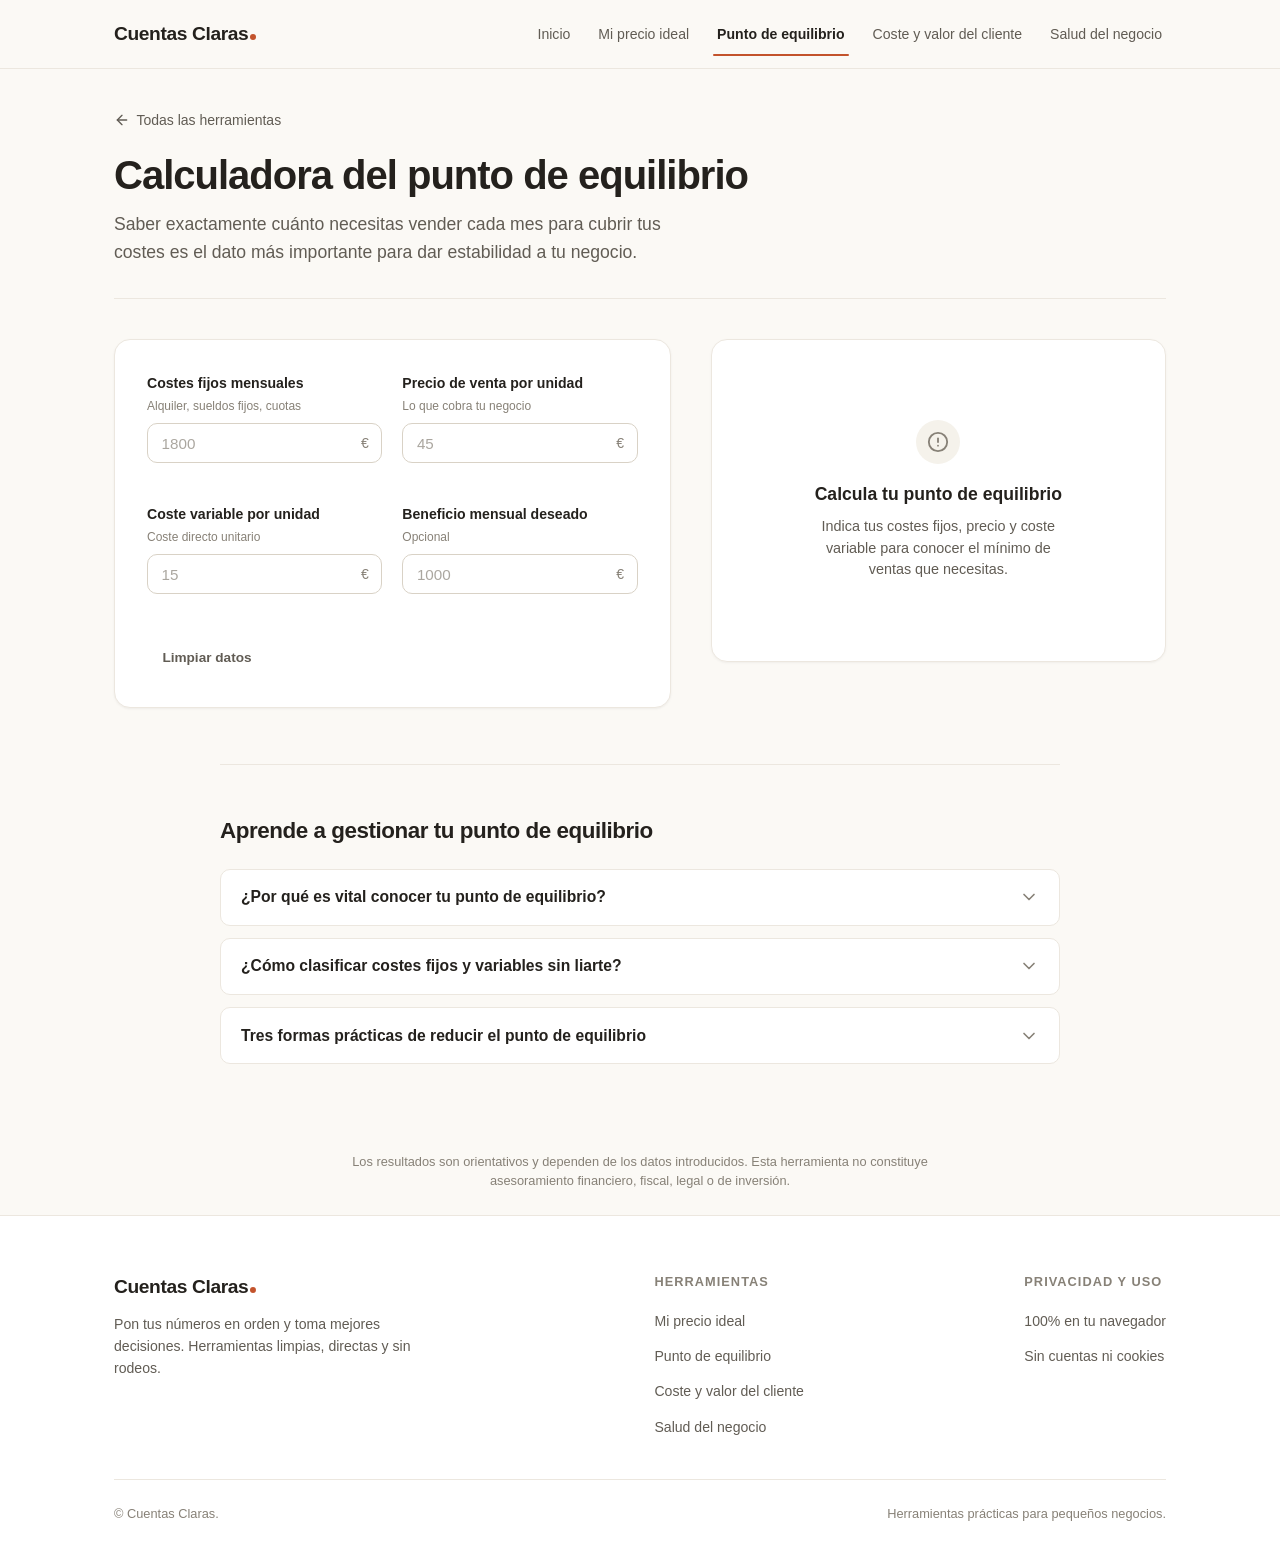
<file: herramientas/punto-equilibrio.html>
<!DOCTYPE html>
<html lang="es">
<head>
  <meta charset="UTF-8">
  <meta name="viewport" content="width=device-width, initial-scale=1.0">
  <title>Calculadora del punto de equilibrio — Cuentas Claras</title>
  <meta name="description" content="Calcula cuántas unidades necesitas vender al mes para cubrir tus costes fijos y variables y no perder dinero. Sin registros.">
  <link rel="canonical" href="https://cuentasclaras.app/herramientas/punto-equilibrio">
  
  <!-- Open Graph -->
  <meta property="og:type" content="website">
  <meta property="og:title" content="Calculadora del punto de equilibrio — Cuentas Claras">
  <meta property="og:description" content="Calcula cuánto necesitas vender para cubrir tus costes y empezar a ganar dinero.">
  <meta property="og:url" content="https://cuentasclaras.app/herramientas/punto-equilibrio">
  <meta property="og:locale" content="es_ES">
  
  <!-- Favicon -->
  <link rel="icon" type="image/svg+xml" href="../favicon.svg">
  
  <!-- Estilos -->
  <link rel="stylesheet" href="../css/styles.css">
</head>
<body>
  <a href="#contenido-principal" class="skip-link">Saltar al contenido principal</a>

  <!-- Cabecera -->
  <header class="site-header">
    <div class="container header-inner">
      <a href="../index.html" class="brand" aria-label="Cuentas Claras - Inicio">
        <span>Cuentas Claras<span class="brand-dot"></span></span>
      </a>

      <nav class="site-nav" aria-label="Navegación principal">
        <a href="../index.html" class="nav-link">Inicio</a>
        <a href="calculadora-precios.html" class="nav-link">Mi precio ideal</a>
        <a href="punto-equilibrio.html" class="nav-link active" aria-current="page">Punto de equilibrio</a>
        <a href="coste-adquisicion-valor-cliente.html" class="nav-link">Coste y valor del cliente</a>
        <a href="salud-negocio.html" class="nav-link">Salud del negocio</a>
      </nav>
    </div>
  </header>

  <!-- Contenido Principal -->
  <main id="contenido-principal" class="container">
    <div class="tool-page-header">
      <a href="../index.html#herramientas" class="back-link">
        <svg width="16" height="16" viewBox="0 0 24 24" fill="none" stroke="currentColor" stroke-width="2" stroke-linecap="round" stroke-linejoin="round" aria-hidden="true">
          <line x1="19" y1="12" x2="5" y2="12"></line>
          <polyline points="12 19 5 12 12 5"></polyline>
        </svg>
        Todas las herramientas
      </a>
      <h1 class="tool-title">Calculadora del punto de equilibrio</h1>
      <p class="tool-intro">
        Saber exactamente cuánto necesitas vender cada mes para cubrir tus costes es el dato más importante para dar estabilidad a tu negocio.
      </p>
    </div>

    <div class="calculator-layout">
      <!-- Panel de Formulario -->
      <section class="form-panel" aria-label="Formulario de punto de equilibrio">
        <!-- Aviso condicional de margen negativo -->
        <div id="alerta-margen-negativo" class="result-explanation-box" style="display: none; background-color: var(--danger-bg); border-color: var(--danger); color: var(--danger); margin-bottom: 1.5rem;"></div>

        <form id="form-equilibrio" onsubmit="return false;">
          <div class="form-grid">
            <div class="form-group">
              <label for="costes-fijos" class="form-label">
                Costes fijos mensuales
                <span class="form-label-hint">Alquiler, sueldos fijos, cuotas</span>
              </label>
              <div class="input-wrapper">
                <input type="number" id="costes-fijos" class="form-input has-suffix" placeholder="1800" step="any" min="0" inputmode="decimal">
                <span class="input-affix suffix">€</span>
              </div>
              <p id="err-costes-fijos" class="field-error"></p>
            </div>

            <div class="form-group">
              <label for="precio-venta" class="form-label">
                Precio de venta por unidad
                <span class="form-label-hint">Lo que cobra tu negocio</span>
              </label>
              <div class="input-wrapper">
                <input type="number" id="precio-venta" class="form-input has-suffix" placeholder="45" step="any" min="0.01" inputmode="decimal">
                <span class="input-affix suffix">€</span>
              </div>
              <p id="err-precio-venta" class="field-error"></p>
            </div>

            <div class="form-group">
              <label for="coste-variable" class="form-label">
                Coste variable por unidad
                <span class="form-label-hint">Coste directo unitario</span>
              </label>
              <div class="input-wrapper">
                <input type="number" id="coste-variable" class="form-input has-suffix" placeholder="15" step="any" min="0" inputmode="decimal">
                <span class="input-affix suffix">€</span>
              </div>
              <p id="err-coste-variable" class="field-error"></p>
            </div>

            <div class="form-group">
              <label for="beneficio-objetivo" class="form-label">
                Beneficio mensual deseado
                <span class="form-label-hint">Opcional</span>
              </label>
              <div class="input-wrapper">
                <input type="number" id="beneficio-objetivo" class="form-input has-suffix" placeholder="1000" step="any" min="0" inputmode="decimal">
                <span class="input-affix suffix">€</span>
              </div>
              <p id="err-beneficio-objetivo" class="field-error"></p>
            </div>
          </div>

          <div class="form-actions">
            <button type="button" id="btn-reset" class="btn btn-ghost btn-sm">Limpiar datos</button>
          </div>
        </form>
      </section>

      <!-- Panel de Resultados -->
      <aside class="results-panel" aria-label="Resultados de punto de equilibrio" aria-live="polite">
        <!-- Estado Vacío -->
        <div id="results-empty" class="results-empty-state">
          <div class="results-empty-icon" aria-hidden="true">
            <svg width="22" height="22" viewBox="0 0 24 24" fill="none" stroke="currentColor" stroke-width="2" stroke-linecap="round" stroke-linejoin="round">
              <circle cx="12" cy="12" r="10"></circle>
              <line x1="12" y1="8" x2="12" y2="12"></line>
              <line x1="12" y1="16" x2="12.01" y2="16"></line>
            </svg>
          </div>
          <h2 class="results-empty-title">Calcula tu punto de equilibrio</h2>
          <p class="results-empty-desc">Indica tus costes fijos, precio y coste variable para conocer el mínimo de ventas que necesitas.</p>
        </div>

        <!-- Resultados Contenido -->
        <div id="results-content" class="results-content">
          <!-- Métrica Principal -->
          <div class="primary-metric-box">
            <p class="primary-metric-label">Unidades necesarias al mes</p>
            <div id="res-unidades-equilibrio" class="primary-metric-value">0 uds</div>
            <p class="primary-metric-subtitle">Ventas mínimas para no perder dinero</p>
          </div>

          <!-- Visualización Pérdidas -> Equilibrio -> Beneficio -->
          <div class="visual-scale-wrapper">
            <div class="visual-scale-title">
              <span>Dinámica de rentabilidad</span>
              <span style="color: var(--accent); font-weight: 700;">Equilibrio</span>
            </div>
            <div class="visual-scale-bar" role="img" aria-label="Barra visual: Zona de pérdidas, punto de equilibrio y zona de beneficios">
              <div class="scale-zone loss">Pérdidas</div>
              <div class="scale-zone breakeven" title="Punto exacto de equilibrio"></div>
              <div class="scale-zone profit">Beneficios</div>
            </div>
            <div class="scale-legend">
              <span>Menos ventas</span>
              <span>Punto cero</span>
              <span>Más ventas</span>
            </div>
          </div>

          <!-- Métricas de Apoyo -->
          <div class="secondary-metrics-grid">
            <div class="metric-item">
              <div class="metric-label">Facturación mínima al mes</div>
              <div id="res-ingresos-equilibrio" class="metric-value">0,00 €</div>
              <div class="metric-sub">Para cubrir el 100% de costes</div>
            </div>
            <div class="metric-item">
              <div class="metric-label">Margen de contribución</div>
              <div id="res-margen-contribucion" class="metric-value">0,00 €</div>
              <div class="metric-sub">Por cada venta realizada</div>
            </div>
            <div class="metric-item">
              <div class="metric-label">Porcentaje de contribución</div>
              <div id="res-pct-contribucion" class="metric-value">0%</div>
              <div class="metric-sub">Del precio de venta</div>
            </div>
          </div>

          <!-- Meta con beneficio -->
          <div id="res-box-beneficio-objetivo" class="result-explanation-box" style="display: none;"></div>

          <!-- Escenarios Adaptativos -->
          <div class="scenarios-container">
            <h3 class="scenarios-title">Cómo evoluciona tu resultado según ventas</h3>
            <table class="scenarios-table">
              <thead>
                <tr>
                  <th>Ventas</th>
                  <th>Facturación</th>
                  <th>Resultado mensual</th>
                </tr>
              </thead>
              <tbody id="tabla-escenarios-equilibrio"></tbody>
            </table>
          </div>

          <div class="result-actions" style="margin-top: 1.5rem;">
            <button type="button" id="btn-compartir" class="btn btn-secondary btn-block">
              <svg width="16" height="16" viewBox="0 0 24 24" fill="none" stroke="currentColor" stroke-width="2" stroke-linecap="round" stroke-linejoin="round" aria-hidden="true">
                <circle cx="18" cy="5" r="3"></circle>
                <circle cx="6" cy="12" r="3"></circle>
                <circle cx="18" cy="19" r="3"></circle>
                <line x1="8.59" y1="13.51" x2="15.42" y2="17.49"></line>
                <line x1="15.41" y1="6.51" x2="8.59" y2="10.49"></line>
              </svg>
              Compartir este resultado
            </button>
          </div>
        </div>
      </aside>
    </div>

    <!-- Sección Educativa y SEO -->
    <section class="educational-section">
      <h2 class="educational-title">Aprende a gestionar tu punto de equilibrio</h2>
      <div class="accordion-list">
        <div class="accordion-item">
          <button type="button" class="accordion-trigger">
            <span>¿Por qué es vital conocer tu punto de equilibrio?</span>
            <svg class="accordion-icon" viewBox="0 0 24 24" fill="none" stroke="currentColor" stroke-width="2" stroke-linecap="round" stroke-linejoin="round" aria-hidden="true">
              <polyline points="6 9 12 15 18 9"></polyline>
            </svg>
          </button>
          <div class="accordion-collapse">
            <div class="accordion-body">
              <p>El punto de equilibrio te marca la línea entre la tranquilidad y las pérdidas. Saber que necesitas, por ejemplo, 24 clientes o 120 unidades al mes para estar a salvo te ayuda a medir si tu ritmo de ventas semanal va por buen camino o si necesitas actuar antes de que acabe el mes.</p>
            </div>
          </div>
        </div>

        <div class="accordion-item">
          <button type="button" class="accordion-trigger">
            <span>¿Cómo clasificar costes fijos y variables sin liarte?</span>
            <svg class="accordion-icon" viewBox="0 0 24 24" fill="none" stroke="currentColor" stroke-width="2" stroke-linecap="round" stroke-linejoin="round" aria-hidden="true">
              <polyline points="6 9 12 15 18 9"></polyline>
            </svg>
          </button>
          <div class="accordion-collapse">
            <div class="accordion-body">
              <p>Una regla muy práctica: pregúntate «si este mes no vendo nada de nada, ¿tengo que pagar esto igualmente?». Si la respuesta es sí (alquiler, software, teléfono, cuota de autónomos, gestoría), es un <strong>coste fijo</strong>. Si el gasto solo ocurre cuando haces una venta (envío por mensajería, embalaje, materia prima, comisión de cobro con tarjeta), es un <strong>coste variable</strong>.</p>
            </div>
          </div>
        </div>

        <div class="accordion-item">
          <button type="button" class="accordion-trigger">
            <span>Tres formas prácticas de reducir el punto de equilibrio</span>
            <svg class="accordion-icon" viewBox="0 0 24 24" fill="none" stroke="currentColor" stroke-width="2" stroke-linecap="round" stroke-linejoin="round" aria-hidden="true">
              <polyline points="6 9 12 15 18 9"></polyline>
            </svg>
          </button>
          <div class="accordion-collapse">
            <div class="accordion-body">
              <p>1. <strong>Subir ligeramente el precio:</strong> Un incremento de un 5% o 10% en el precio va directamente al margen de contribución, reduciendo notablemente el volumen de unidades que necesitas vender.</p>
              <p>2. <strong>Reducir costes fijos innecesarios:</strong> Auditar suscripciones recurrentes, renegociar contratos de servicios y mantener la estructura lo más ligera posible.</p>
              <p>3. <strong>Optimizar costes variables:</strong> Comprar materias primas en mejores lotes o negociar tarifas de transporte cuando el volumen lo justifique.</p>
            </div>
          </div>
        </div>
      </div>
    </section>

    <!-- Aviso discreto -->
    <p class="disclaimer-box">
      Los resultados son orientativos y dependen de los datos introducidos. Esta herramienta no constituye asesoramiento financiero, fiscal, legal o de inversión.
    </p>
  </main>

  <!-- Pie de página -->
  <footer class="site-footer">
    <div class="container">
      <div class="footer-top">
        <div class="footer-brand-col">
          <a href="../index.html" class="brand">
            <span>Cuentas Claras<span class="brand-dot"></span></span>
          </a>
          <p class="footer-desc">
            Pon tus números en orden y toma mejores decisiones. Herramientas limpias, directas y sin rodeos.
          </p>
        </div>

        <div class="footer-nav-col">
          <h4>Herramientas</h4>
          <ul class="footer-links">
            <li><a href="calculadora-precios.html">Mi precio ideal</a></li>
            <li><a href="punto-equilibrio.html">Punto de equilibrio</a></li>
            <li><a href="coste-adquisicion-valor-cliente.html">Coste y valor del cliente</a></li>
            <li><a href="salud-negocio.html">Salud del negocio</a></li>
          </ul>
        </div>

        <div class="footer-nav-col">
          <h4>Privacidad y uso</h4>
          <ul class="footer-links">
            <li><span style="color: var(--text-muted); font-size: 0.88rem;">100% en tu navegador</span></li>
            <li><span style="color: var(--text-muted); font-size: 0.88rem;">Sin cuentas ni cookies</span></li>
          </ul>
        </div>
      </div>

      <div class="footer-bottom">
        <span>&copy; Cuentas Claras.</span>
        <span>Herramientas prácticas para pequeños negocios.</span>
      </div>
    </div>
  </footer>

  <script src="../js/compartir.js"></script>
  <script src="../js/punto-equilibrio.js"></script>
</body>
</html>
</file>
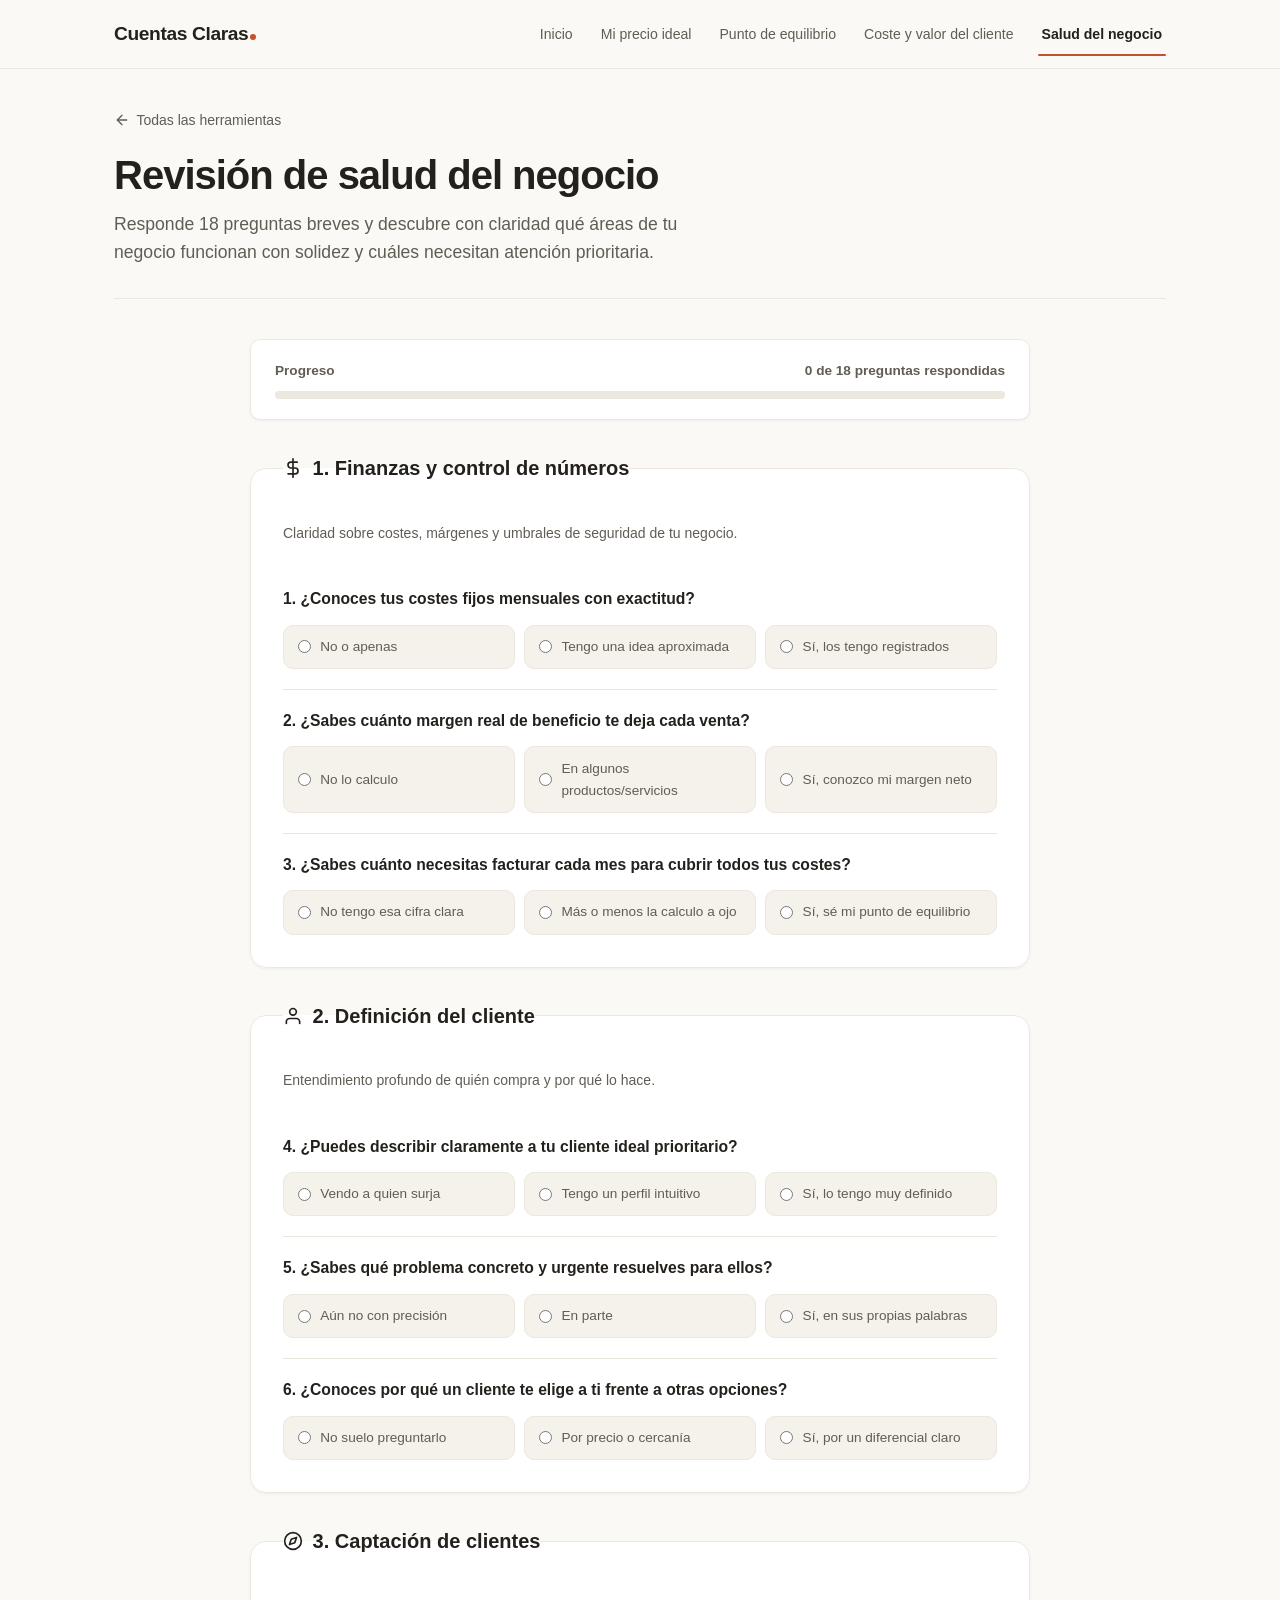
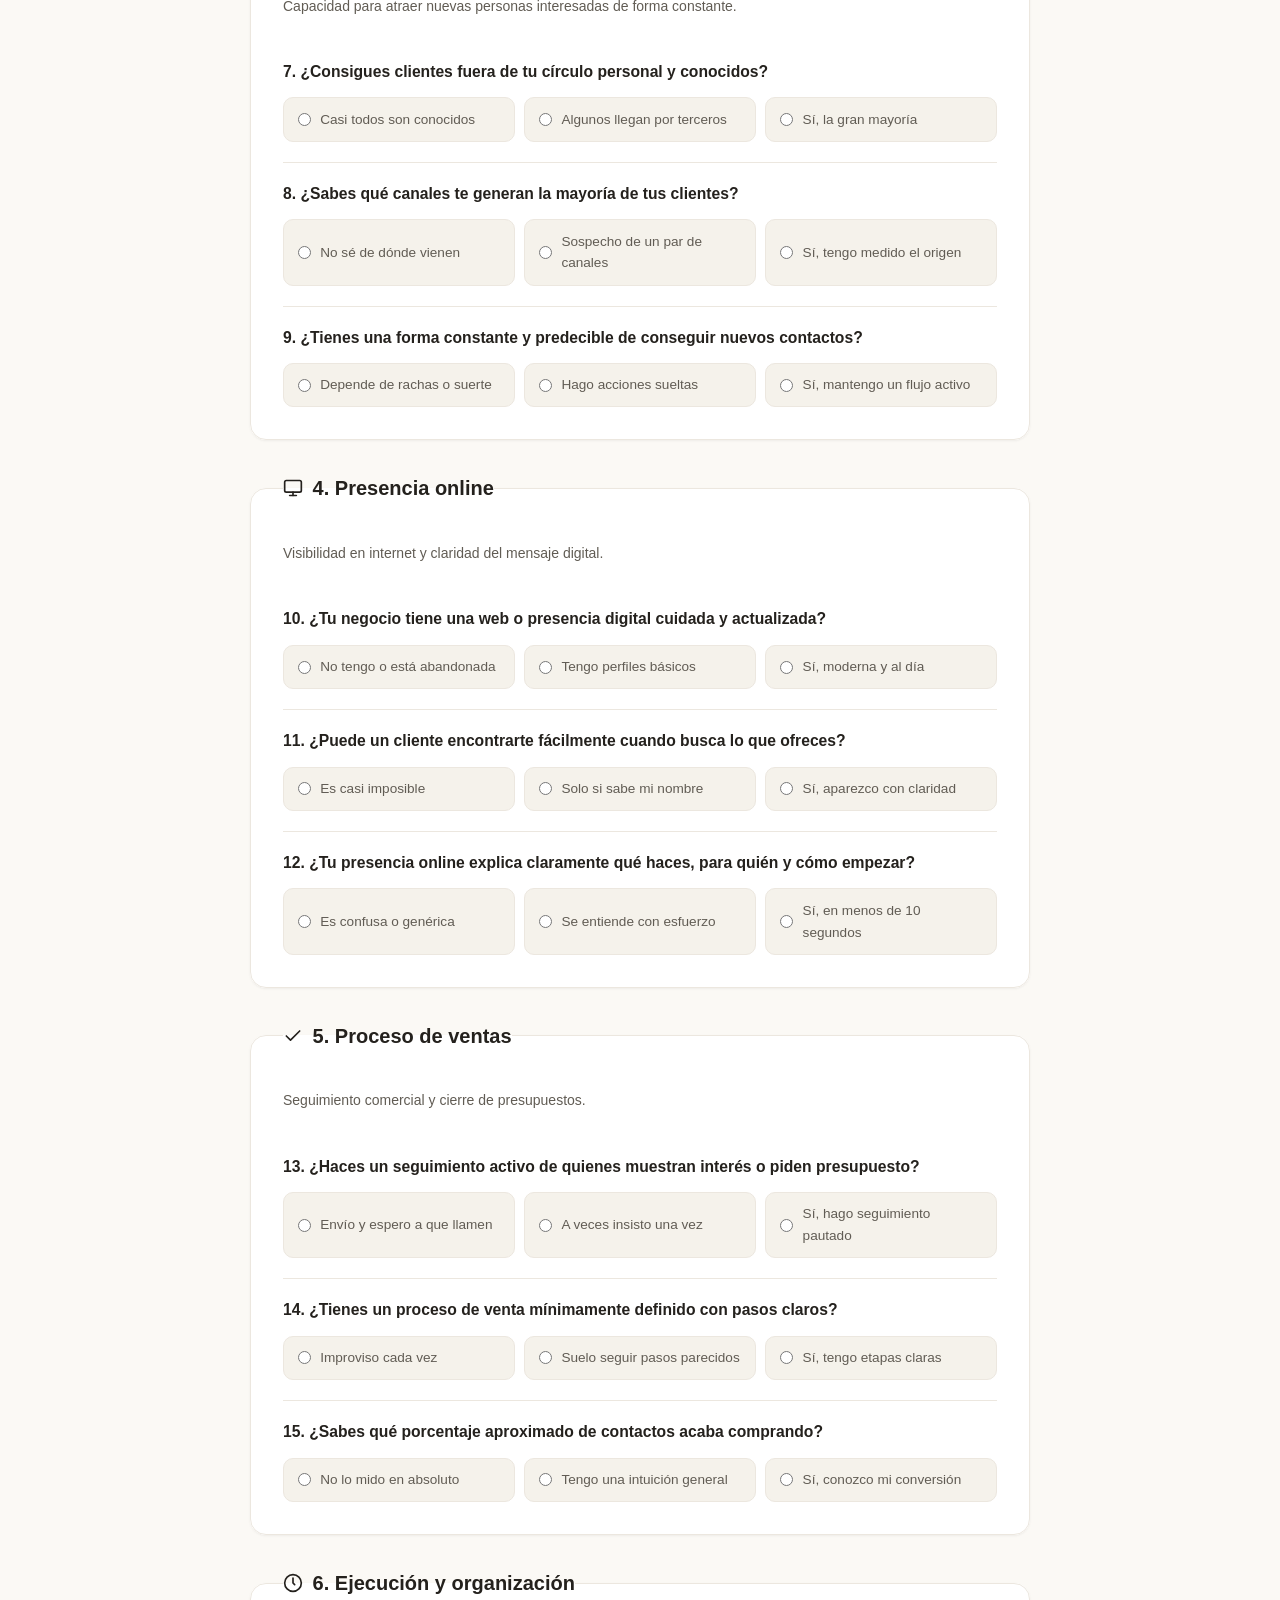
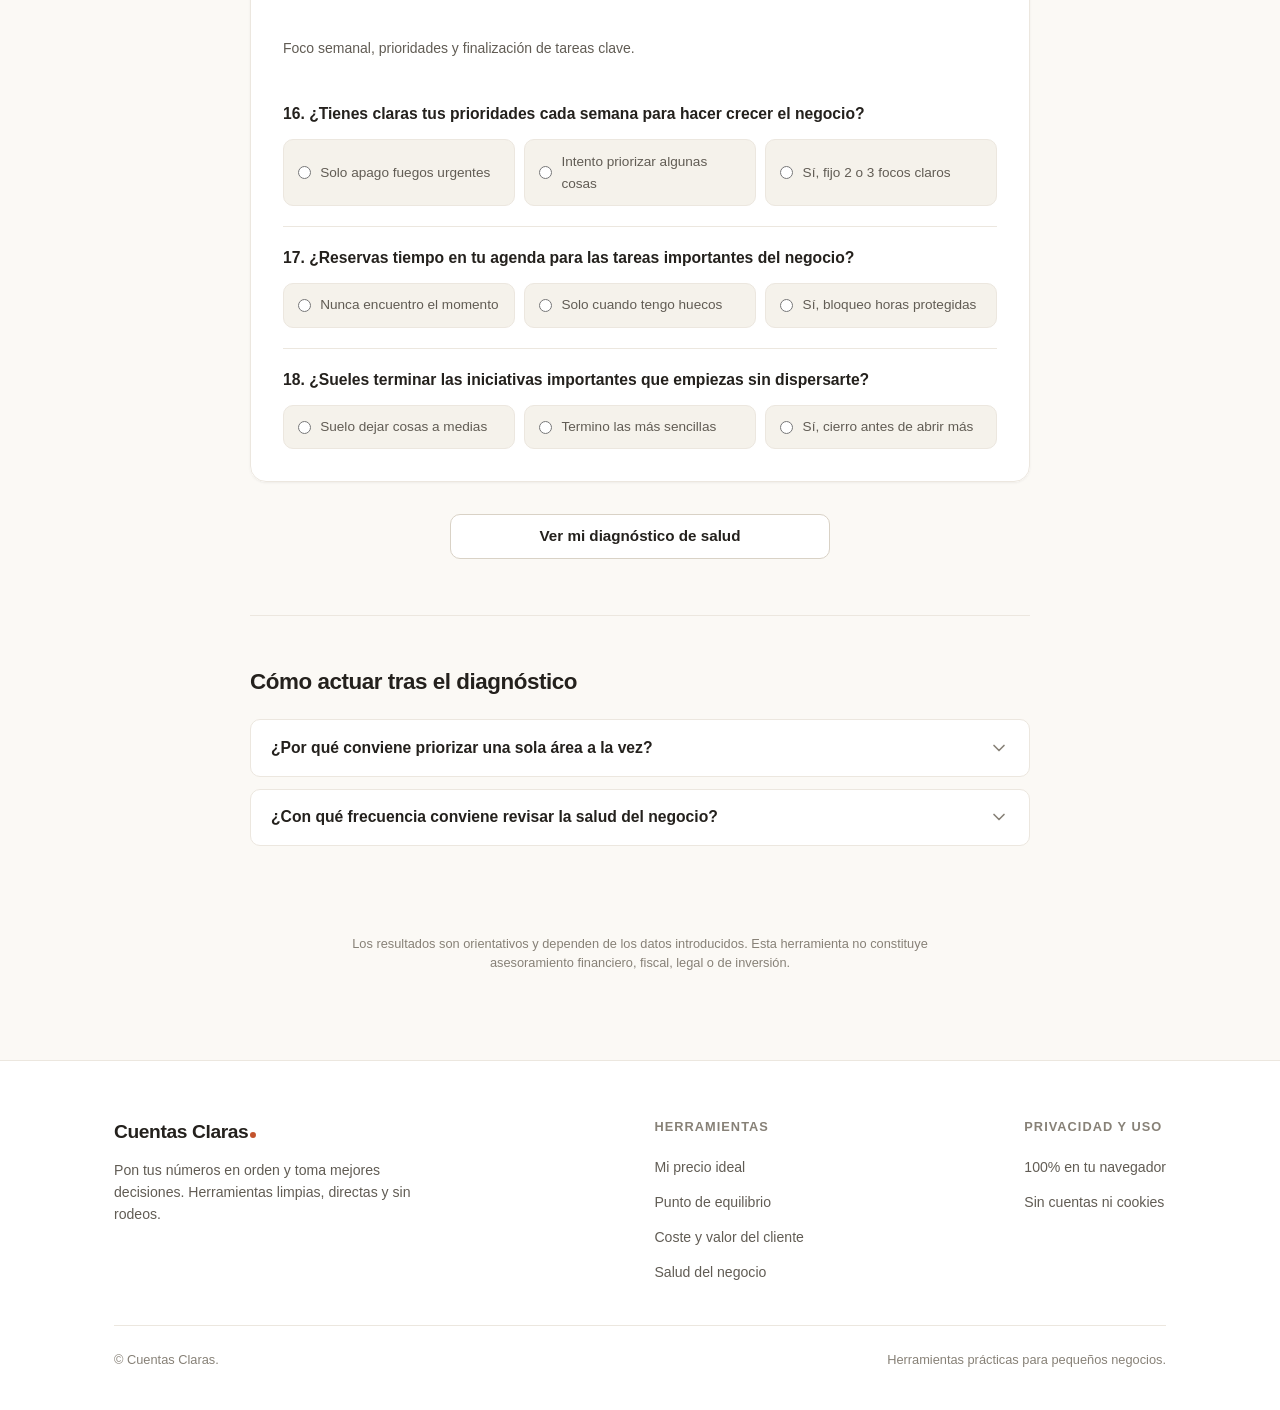
<file: herramientas/salud-negocio.html>
<!DOCTYPE html>
<html lang="es">
<head>
  <meta charset="UTF-8">
  <meta name="viewport" content="width=device-width, initial-scale=1.0">
  <title>Revisión de salud del negocio — Cuentas Claras</title>
  <meta name="description" content="Diagnóstico interactivo de 18 preguntas. Evalúa finanzas, clientes, captación, ventas y ejecución para detectar dónde poner el foco hoy.">
  <link rel="canonical" href="https://cuentasclaras.app/herramientas/salud-negocio">
  
  <!-- Open Graph -->
  <meta property="og:type" content="website">
  <meta property="og:title" content="Revisión de salud del negocio — Cuentas Claras">
  <meta property="og:description" content="Responde unas preguntas y descubre qué áreas de tu negocio necesitan más atención.">
  <meta property="og:url" content="https://cuentasclaras.app/herramientas/salud-negocio">
  <meta property="og:locale" content="es_ES">
  
  <!-- Favicon -->
  <link rel="icon" type="image/svg+xml" href="../favicon.svg">
  
  <!-- Estilos -->
  <link rel="stylesheet" href="../css/styles.css">
</head>
<body>
  <a href="#contenido-principal" class="skip-link">Saltar al contenido principal</a>

  <!-- Cabecera -->
  <header class="site-header">
    <div class="container header-inner">
      <a href="../index.html" class="brand" aria-label="Cuentas Claras - Inicio">
        <span>Cuentas Claras<span class="brand-dot"></span></span>
      </a>

      <nav class="site-nav" aria-label="Navegación principal">
        <a href="../index.html" class="nav-link">Inicio</a>
        <a href="calculadora-precios.html" class="nav-link">Mi precio ideal</a>
        <a href="punto-equilibrio.html" class="nav-link">Punto de equilibrio</a>
        <a href="coste-adquisicion-valor-cliente.html" class="nav-link">Coste y valor del cliente</a>
        <a href="salud-negocio.html" class="nav-link active" aria-current="page">Salud del negocio</a>
      </nav>
    </div>
  </header>

  <!-- Contenido Principal -->
  <main id="contenido-principal" class="container">
    <div class="tool-page-header">
      <a href="../index.html#herramientas" class="back-link">
        <svg width="16" height="16" viewBox="0 0 24 24" fill="none" stroke="currentColor" stroke-width="2" stroke-linecap="round" stroke-linejoin="round" aria-hidden="true">
          <line x1="19" y1="12" x2="5" y2="12"></line>
          <polyline points="12 19 5 12 12 5"></polyline>
        </svg>
        Todas las herramientas
      </a>
      <h1 class="tool-title">Revisión de salud del negocio</h1>
      <p class="tool-intro">
        Responde 18 preguntas breves y descubre con claridad qué áreas de tu negocio funcionan con solidez y cuáles necesitan atención prioritaria.
      </p>
    </div>

    <div class="assessment-layout">
      <!-- Barra de Progreso Sticky -->
      <div class="assessment-progress-wrapper" role="region" aria-label="Progreso del diagnóstico">
        <div class="assessment-progress-header">
          <span>Progreso</span>
          <span id="assessment-progress-text">0 de 18 preguntas respondidas</span>
        </div>
        <div class="progress-bar-container">
          <div id="assessment-progress-fill" class="progress-bar-fill"></div>
        </div>
      </div>

      <!-- FORMULARIO DE PREGUNTAS -->
      <form id="form-diagnostico" onsubmit="return false;">
        
        <!-- ÁREA 1: FINANZAS -->
        <fieldset class="assessment-section">
          <legend class="assessment-section-title">
            <svg width="20" height="20" viewBox="0 0 24 24" fill="none" stroke="currentColor" stroke-width="2" stroke-linecap="round" stroke-linejoin="round" aria-hidden="true">
              <line x1="12" y1="1" x2="12" y2="23"></line>
              <path d="M17 5H9.5a3.5 3.5 0 0 0 0 7h5a3.5 3.5 0 0 1 0 7H6"></path>
            </svg>
            1. Finanzas y control de números
          </legend>
          <p class="assessment-section-desc">Claridad sobre costes, márgenes y umbrales de seguridad de tu negocio.</p>

          <div class="question-block">
            <p class="question-text">1. ¿Conoces tus costes fijos mensuales con exactitud?</p>
            <div class="options-group">
              <label class="option-label">
                <input type="radio" name="p1" value="0" data-area="finanzas" required>
                <span>No o apenas</span>
              </label>
              <label class="option-label">
                <input type="radio" name="p1" value="1" data-area="finanzas">
                <span>Tengo una idea aproximada</span>
              </label>
              <label class="option-label">
                <input type="radio" name="p1" value="2" data-area="finanzas">
                <span>Sí, los tengo registrados</span>
              </label>
            </div>
          </div>

          <div class="question-block">
            <p class="question-text">2. ¿Sabes cuánto margen real de beneficio te deja cada venta?</p>
            <div class="options-group">
              <label class="option-label">
                <input type="radio" name="p2" value="0" data-area="finanzas" required>
                <span>No lo calculo</span>
              </label>
              <label class="option-label">
                <input type="radio" name="p2" value="1" data-area="finanzas">
                <span>En algunos productos/servicios</span>
              </label>
              <label class="option-label">
                <input type="radio" name="p2" value="2" data-area="finanzas">
                <span>Sí, conozco mi margen neto</span>
              </label>
            </div>
          </div>

          <div class="question-block">
            <p class="question-text">3. ¿Sabes cuánto necesitas facturar cada mes para cubrir todos tus costes?</p>
            <div class="options-group">
              <label class="option-label">
                <input type="radio" name="p3" value="0" data-area="finanzas" required>
                <span>No tengo esa cifra clara</span>
              </label>
              <label class="option-label">
                <input type="radio" name="p3" value="1" data-area="finanzas">
                <span>Más o menos la calculo a ojo</span>
              </label>
              <label class="option-label">
                <input type="radio" name="p3" value="2" data-area="finanzas">
                <span>Sí, sé mi punto de equilibrio</span>
              </label>
            </div>
          </div>
        </fieldset>

        <!-- ÁREA 2: CLIENTE -->
        <fieldset class="assessment-section">
          <legend class="assessment-section-title">
            <svg width="20" height="20" viewBox="0 0 24 24" fill="none" stroke="currentColor" stroke-width="2" stroke-linecap="round" stroke-linejoin="round" aria-hidden="true">
              <path d="M20 21v-2a4 4 0 0 0-4-4H8a4 4 0 0 0-4 4v2"></path>
              <circle cx="12" cy="7" r="4"></circle>
            </svg>
            2. Definición del cliente
          </legend>
          <p class="assessment-section-desc">Entendimiento profundo de quién compra y por qué lo hace.</p>

          <div class="question-block">
            <p class="question-text">4. ¿Puedes describir claramente a tu cliente ideal prioritario?</p>
            <div class="options-group">
              <label class="option-label">
                <input type="radio" name="p4" value="0" data-area="cliente" required>
                <span>Vendo a quien surja</span>
              </label>
              <label class="option-label">
                <input type="radio" name="p4" value="1" data-area="cliente">
                <span>Tengo un perfil intuitivo</span>
              </label>
              <label class="option-label">
                <input type="radio" name="p4" value="2" data-area="cliente">
                <span>Sí, lo tengo muy definido</span>
              </label>
            </div>
          </div>

          <div class="question-block">
            <p class="question-text">5. ¿Sabes qué problema concreto y urgente resuelves para ellos?</p>
            <div class="options-group">
              <label class="option-label">
                <input type="radio" name="p5" value="0" data-area="cliente" required>
                <span>Aún no con precisión</span>
              </label>
              <label class="option-label">
                <input type="radio" name="p5" value="1" data-area="cliente">
                <span>En parte</span>
              </label>
              <label class="option-label">
                <input type="radio" name="p5" value="2" data-area="cliente">
                <span>Sí, en sus propias palabras</span>
              </label>
            </div>
          </div>

          <div class="question-block">
            <p class="question-text">6. ¿Conoces por qué un cliente te elige a ti frente a otras opciones?</p>
            <div class="options-group">
              <label class="option-label">
                <input type="radio" name="p6" value="0" data-area="cliente" required>
                <span>No suelo preguntarlo</span>
              </label>
              <label class="option-label">
                <input type="radio" name="p6" value="1" data-area="cliente">
                <span>Por precio o cercanía</span>
              </label>
              <label class="option-label">
                <input type="radio" name="p6" value="2" data-area="cliente">
                <span>Sí, por un diferencial claro</span>
              </label>
            </div>
          </div>
        </fieldset>

        <!-- ÁREA 3: CAPTACIÓN -->
        <fieldset class="assessment-section">
          <legend class="assessment-section-title">
            <svg width="20" height="20" viewBox="0 0 24 24" fill="none" stroke="currentColor" stroke-width="2" stroke-linecap="round" stroke-linejoin="round" aria-hidden="true">
              <circle cx="12" cy="12" r="10"></circle>
              <polygon points="16.24 7.76 14.12 14.12 7.76 16.24 9.88 9.88 16.24 7.76"></polygon>
            </svg>
            3. Captación de clientes
          </legend>
          <p class="assessment-section-desc">Capacidad para atraer nuevas personas interesadas de forma constante.</p>

          <div class="question-block">
            <p class="question-text">7. ¿Consigues clientes fuera de tu círculo personal y conocidos?</p>
            <div class="options-group">
              <label class="option-label">
                <input type="radio" name="p7" value="0" data-area="captacion" required>
                <span>Casi todos son conocidos</span>
              </label>
              <label class="option-label">
                <input type="radio" name="p7" value="1" data-area="captacion">
                <span>Algunos llegan por terceros</span>
              </label>
              <label class="option-label">
                <input type="radio" name="p7" value="2" data-area="captacion">
                <span>Sí, la gran mayoría</span>
              </label>
            </div>
          </div>

          <div class="question-block">
            <p class="question-text">8. ¿Sabes qué canales te generan la mayoría de tus clientes?</p>
            <div class="options-group">
              <label class="option-label">
                <input type="radio" name="p8" value="0" data-area="captacion" required>
                <span>No sé de dónde vienen</span>
              </label>
              <label class="option-label">
                <input type="radio" name="p8" value="1" data-area="captacion">
                <span>Sospecho de un par de canales</span>
              </label>
              <label class="option-label">
                <input type="radio" name="p8" value="2" data-area="captacion">
                <span>Sí, tengo medido el origen</span>
              </label>
            </div>
          </div>

          <div class="question-block">
            <p class="question-text">9. ¿Tienes una forma constante y predecible de conseguir nuevos contactos?</p>
            <div class="options-group">
              <label class="option-label">
                <input type="radio" name="p9" value="0" data-area="captacion" required>
                <span>Depende de rachas o suerte</span>
              </label>
              <label class="option-label">
                <input type="radio" name="p9" value="1" data-area="captacion">
                <span>Hago acciones sueltas</span>
              </label>
              <label class="option-label">
                <input type="radio" name="p9" value="2" data-area="captacion">
                <span>Sí, mantengo un flujo activo</span>
              </label>
            </div>
          </div>
        </fieldset>

        <!-- ÁREA 4: PRESENCIA ONLINE -->
        <fieldset class="assessment-section">
          <legend class="assessment-section-title">
            <svg width="20" height="20" viewBox="0 0 24 24" fill="none" stroke="currentColor" stroke-width="2" stroke-linecap="round" stroke-linejoin="round" aria-hidden="true">
              <rect x="2" y="3" width="20" height="14" rx="2" ry="2"></rect>
              <line x1="8" y1="21" x2="16" y2="21"></line>
              <line x1="12" y1="17" x2="12" y2="21"></line>
            </svg>
            4. Presencia online
          </legend>
          <p class="assessment-section-desc">Visibilidad en internet y claridad del mensaje digital.</p>

          <div class="question-block">
            <p class="question-text">10. ¿Tu negocio tiene una web o presencia digital cuidada y actualizada?</p>
            <div class="options-group">
              <label class="option-label">
                <input type="radio" name="p10" value="0" data-area="presencia" required>
                <span>No tengo o está abandonada</span>
              </label>
              <label class="option-label">
                <input type="radio" name="p10" value="1" data-area="presencia">
                <span>Tengo perfiles básicos</span>
              </label>
              <label class="option-label">
                <input type="radio" name="p10" value="2" data-area="presencia">
                <span>Sí, moderna y al día</span>
              </label>
            </div>
          </div>

          <div class="question-block">
            <p class="question-text">11. ¿Puede un cliente encontrarte fácilmente cuando busca lo que ofreces?</p>
            <div class="options-group">
              <label class="option-label">
                <input type="radio" name="p11" value="0" data-area="presencia" required>
                <span>Es casi imposible</span>
              </label>
              <label class="option-label">
                <input type="radio" name="p11" value="1" data-area="presencia">
                <span>Solo si sabe mi nombre</span>
              </label>
              <label class="option-label">
                <input type="radio" name="p11" value="2" data-area="presencia">
                <span>Sí, aparezco con claridad</span>
              </label>
            </div>
          </div>

          <div class="question-block">
            <p class="question-text">12. ¿Tu presencia online explica claramente qué haces, para quién y cómo empezar?</p>
            <div class="options-group">
              <label class="option-label">
                <input type="radio" name="p12" value="0" data-area="presencia" required>
                <span>Es confusa o genérica</span>
              </label>
              <label class="option-label">
                <input type="radio" name="p12" value="1" data-area="presencia">
                <span>Se entiende con esfuerzo</span>
              </label>
              <label class="option-label">
                <input type="radio" name="p12" value="2" data-area="presencia">
                <span>Sí, en menos de 10 segundos</span>
              </label>
            </div>
          </div>
        </fieldset>

        <!-- ÁREA 5: VENTAS -->
        <fieldset class="assessment-section">
          <legend class="assessment-section-title">
            <svg width="20" height="20" viewBox="0 0 24 24" fill="none" stroke="currentColor" stroke-width="2" stroke-linecap="round" stroke-linejoin="round" aria-hidden="true">
              <polyline points="20 6 9 17 4 12"></polyline>
            </svg>
            5. Proceso de ventas
          </legend>
          <p class="assessment-section-desc">Seguimiento comercial y cierre de presupuestos.</p>

          <div class="question-block">
            <p class="question-text">13. ¿Haces un seguimiento activo de quienes muestran interés o piden presupuesto?</p>
            <div class="options-group">
              <label class="option-label">
                <input type="radio" name="p13" value="0" data-area="ventas" required>
                <span>Envío y espero a que llamen</span>
              </label>
              <label class="option-label">
                <input type="radio" name="p13" value="1" data-area="ventas">
                <span>A veces insisto una vez</span>
              </label>
              <label class="option-label">
                <input type="radio" name="p13" value="2" data-area="ventas">
                <span>Sí, hago seguimiento pautado</span>
              </label>
            </div>
          </div>

          <div class="question-block">
            <p class="question-text">14. ¿Tienes un proceso de venta mínimamente definido con pasos claros?</p>
            <div class="options-group">
              <label class="option-label">
                <input type="radio" name="p14" value="0" data-area="ventas" required>
                <span>Improviso cada vez</span>
              </label>
              <label class="option-label">
                <input type="radio" name="p14" value="1" data-area="ventas">
                <span>Suelo seguir pasos parecidos</span>
              </label>
              <label class="option-label">
                <input type="radio" name="p14" value="2" data-area="ventas">
                <span>Sí, tengo etapas claras</span>
              </label>
            </div>
          </div>

          <div class="question-block">
            <p class="question-text">15. ¿Sabes qué porcentaje aproximado de contactos acaba comprando?</p>
            <div class="options-group">
              <label class="option-label">
                <input type="radio" name="p15" value="0" data-area="ventas" required>
                <span>No lo mido en absoluto</span>
              </label>
              <label class="option-label">
                <input type="radio" name="p15" value="1" data-area="ventas">
                <span>Tengo una intuición general</span>
              </label>
              <label class="option-label">
                <input type="radio" name="p15" value="2" data-area="ventas">
                <span>Sí, conozco mi conversión</span>
              </label>
            </div>
          </div>
        </fieldset>

        <!-- ÁREA 6: EJECUCIÓN -->
        <fieldset class="assessment-section">
          <legend class="assessment-section-title">
            <svg width="20" height="20" viewBox="0 0 24 24" fill="none" stroke="currentColor" stroke-width="2" stroke-linecap="round" stroke-linejoin="round" aria-hidden="true">
              <circle cx="12" cy="12" r="10"></circle>
              <polyline points="12 6 12 12 14 14"></polyline>
            </svg>
            6. Ejecución y organización
          </legend>
          <p class="assessment-section-desc">Foco semanal, prioridades y finalización de tareas clave.</p>

          <div class="question-block">
            <p class="question-text">16. ¿Tienes claras tus prioridades cada semana para hacer crecer el negocio?</p>
            <div class="options-group">
              <label class="option-label">
                <input type="radio" name="p16" value="0" data-area="ejecucion" required>
                <span>Solo apago fuegos urgentes</span>
              </label>
              <label class="option-label">
                <input type="radio" name="p16" value="1" data-area="ejecucion">
                <span>Intento priorizar algunas cosas</span>
              </label>
              <label class="option-label">
                <input type="radio" name="p16" value="2" data-area="ejecucion">
                <span>Sí, fijo 2 o 3 focos claros</span>
              </label>
            </div>
          </div>

          <div class="question-block">
            <p class="question-text">17. ¿Reservas tiempo en tu agenda para las tareas importantes del negocio?</p>
            <div class="options-group">
              <label class="option-label">
                <input type="radio" name="p17" value="0" data-area="ejecucion" required>
                <span>Nunca encuentro el momento</span>
              </label>
              <label class="option-label">
                <input type="radio" name="p17" value="1" data-area="ejecucion">
                <span>Solo cuando tengo huecos</span>
              </label>
              <label class="option-label">
                <input type="radio" name="p17" value="2" data-area="ejecucion">
                <span>Sí, bloqueo horas protegidas</span>
              </label>
            </div>
          </div>

          <div class="question-block">
            <p class="question-text">18. ¿Sueles terminar las iniciativas importantes que empiezas sin dispersarte?</p>
            <div class="options-group">
              <label class="option-label">
                <input type="radio" name="p18" value="0" data-area="ejecucion" required>
                <span>Suelo dejar cosas a medias</span>
              </label>
              <label class="option-label">
                <input type="radio" name="p18" value="1" data-area="ejecucion">
                <span>Termino las más sencillas</span>
              </label>
              <label class="option-label">
                <input type="radio" name="p18" value="2" data-area="ejecucion">
                <span>Sí, cierro antes de abrir más</span>
              </label>
            </div>
          </div>
        </fieldset>

        <div style="text-align: center; margin-top: 2rem;">
          <button type="button" id="btn-finalizar-diagnostico" class="btn btn-secondary btn-block" style="max-width: 380px; margin: 0 auto;" disabled>
            Ver mi diagnóstico de salud
          </button>
        </div>
      </form>

      <!-- VISTA DE RESULTADOS -->
      <section id="assessment-results" class="assessment-results-view" aria-label="Resultado de salud del negocio" aria-live="polite">
        <!-- Bloque Principal de Puntuación -->
        <div class="score-hero-box">
          <p class="section-label">Puntuación general</p>
          <div id="res-score-number" class="score-number">0/100</div>
          <div>
            <span id="res-score-badge" class="score-badge-label">Calculando...</span>
          </div>
          <p id="res-score-desc" class="score-summary-text"></p>
        </div>

        <p class="form-hint" style="text-align: center; margin-bottom: 2rem;">
          Este resultado es un diagnóstico orientativo basado en tus respuestas, pensado para reflexionar y priorizar, no una medición científica.
        </p>

        <!-- Desglose por las 6 áreas -->
        <h3 class="scenarios-title" style="font-size: 1.1rem; margin-bottom: 1rem;">Desglose por áreas evaluadas</h3>
        <div id="res-areas-grid" class="areas-breakdown-grid"></div>

        <!-- 3 Áreas de atención prioritaria -->
        <div class="priorities-section">
          <h3 class="priorities-title">Las 3 áreas que más necesitan tu atención</h3>
          <p class="priorities-desc">
            Enfocarse en demasiados frentes a la vez bloquea el progreso. Te recomendamos empezar únicamente por estas áreas prioritarias:
          </p>
          <div id="res-priorities-list" class="priority-cards-list"></div>
        </div>

        <!-- Acciones finales -->
        <div class="result-actions" style="margin-top: 2rem; justify-content: center; flex-wrap: wrap;">
          <button type="button" id="btn-compartir" class="btn btn-secondary">
            <svg width="16" height="16" viewBox="0 0 24 24" fill="none" stroke="currentColor" stroke-width="2" stroke-linecap="round" stroke-linejoin="round" aria-hidden="true">
              <circle cx="18" cy="5" r="3"></circle>
              <circle cx="6" cy="12" r="3"></circle>
              <circle cx="18" cy="19" r="3"></circle>
              <line x1="8.59" y1="13.51" x2="15.42" y2="17.49"></line>
              <line x1="15.41" y1="6.51" x2="8.59" y2="10.49"></line>
            </svg>
            Compartir diagnóstico
          </button>
          <button type="button" id="btn-reiniciar" class="btn btn-ghost">
            Volver a hacer el test
          </button>
        </div>
      </section>

      <!-- Sección Educativa y SEO -->
      <section class="educational-section">
        <h2 class="educational-title">Cómo actuar tras el diagnóstico</h2>
        <div class="accordion-list">
          <div class="accordion-item">
            <button type="button" class="accordion-trigger">
              <span>¿Por qué conviene priorizar una sola área a la vez?</span>
              <svg class="accordion-icon" viewBox="0 0 24 24" fill="none" stroke="currentColor" stroke-width="2" stroke-linecap="round" stroke-linejoin="round" aria-hidden="true">
                <polyline points="6 9 12 15 18 9"></polyline>
              </svg>
            </button>
            <div class="accordion-collapse">
              <div class="accordion-body">
                <p>Intentar mejorar las finanzas, rediseñar la web, lanzar campañas publicitarias y cambiar el proceso de ventas al mismo tiempo suele provocar dispersión y abandono. Escoge el área con menor puntuación y dedica las próximas 2 o 3 semanas a dar solo ese primer paso recomendado.</p>
              </div>
            </div>
          </div>

          <div class="accordion-item">
            <button type="button" class="accordion-trigger">
              <span>¿Con qué frecuencia conviene revisar la salud del negocio?</span>
              <svg class="accordion-icon" viewBox="0 0 24 24" fill="none" stroke="currentColor" stroke-width="2" stroke-linecap="round" stroke-linejoin="round" aria-hidden="true">
                <polyline points="6 9 12 15 18 9"></polyline>
              </svg>
            </button>
            <div class="accordion-collapse">
              <div class="accordion-body">
                <p>Una vez cada trimestre (cada 3 meses) es un intervalo ideal. Te permite comprobar si los cambios que implementaste han surtido efecto y si han aparecido nuevos cuellos de botella conforme tu negocio ha evolucionado.</p>
              </div>
            </div>
          </div>
        </div>
      </section>

      <!-- Aviso discreto -->
      <p class="disclaimer-box">
        Los resultados son orientativos y dependen de los datos introducidos. Esta herramienta no constituye asesoramiento financiero, fiscal, legal o de inversión.
      </p>
    </div>
  </main>

  <!-- Pie de página -->
  <footer class="site-footer">
    <div class="container">
      <div class="footer-top">
        <div class="footer-brand-col">
          <a href="../index.html" class="brand">
            <span>Cuentas Claras<span class="brand-dot"></span></span>
          </a>
          <p class="footer-desc">
            Pon tus números en orden y toma mejores decisiones. Herramientas limpias, directas y sin rodeos.
          </p>
        </div>

        <div class="footer-nav-col">
          <h4>Herramientas</h4>
          <ul class="footer-links">
            <li><a href="calculadora-precios.html">Mi precio ideal</a></li>
            <li><a href="punto-equilibrio.html">Punto de equilibrio</a></li>
            <li><a href="coste-adquisicion-valor-cliente.html">Coste y valor del cliente</a></li>
            <li><a href="salud-negocio.html">Salud del negocio</a></li>
          </ul>
        </div>

        <div class="footer-nav-col">
          <h4>Privacidad y uso</h4>
          <ul class="footer-links">
            <li><span style="color: var(--text-muted); font-size: 0.88rem;">100% en tu navegador</span></li>
            <li><span style="color: var(--text-muted); font-size: 0.88rem;">Sin cuentas ni cookies</span></li>
          </ul>
        </div>
      </div>

      <div class="footer-bottom">
        <span>&copy; Cuentas Claras.</span>
        <span>Herramientas prácticas para pequeños negocios.</span>
      </div>
    </div>
  </footer>

  <script src="../js/compartir.js"></script>
  <script src="../js/salud-negocio.js"></script>
</body>
</html>
</file>
<file: css/styles.css>
/* ==========================================================================
   Cuentas Claras - Sistema de Diseño Editorial y Funcional
   ========================================================================== */

:root {
  /* Paleta cromática cálida y sobria */
  --bg-app: #FBF9F5;
  --bg-surface: #FFFFFF;
  --bg-surface-subtle: #F5F2EB;
  --bg-surface-elevated: #FFFFFF;
  
  --text-main: #24211D;
  --text-muted: #615C54;
  --text-subtle: #878177;
  
  --border-light: #ECE7DF;
  --border-medium: #D9D2C6;
  --border-focus: #C3532C;
  
  /* Color de acento: terracota cálido y elegante */
  --accent: #C3532C;
  --accent-hover: #AA4420;
  --accent-light: #FBF0EB;
  --accent-subtle: #F6DFD6;
  
  /* Estados informativos sobrios */
  --success: #2D6A4F;
  --success-bg: #EAF4EE;
  --warning: #995B00;
  --warning-bg: #FEF6E9;
  --danger: #B33928;
  --danger-bg: #FDF0EE;
  
  /* Tipografía y ritmo vertical */
  --font-sans: -apple-system, BlinkMacSystemFont, "Segoe UI", Roboto, "Helvetica Neue", Arial, sans-serif;
  --font-serif: "Iowan Old Style", "Apple Garamond", "Baskerville", "Times New Roman", "Droid Serif", Times, Source Serif Pro, serif, "Apple Color Emoji", "Segoe UI Emoji", "Segoe UI Symbol";
  
  --radius-sm: 6px;
  --radius-md: 10px;
  --radius-lg: 16px;
  --radius-pill: 9999px;
  
  --shadow-subtle: 0 1px 3px rgba(36, 33, 29, 0.04), 0 1px 2px rgba(36, 33, 29, 0.02);
  --shadow-card: 0 4px 16px -2px rgba(36, 33, 29, 0.05), 0 2px 6px -1px rgba(36, 33, 29, 0.03);
  --shadow-dropdown: 0 10px 25px -4px rgba(36, 33, 29, 0.1), 0 6px 10px -3px rgba(36, 33, 29, 0.05);

  --transition-fast: 180ms ease;
  --transition-normal: 280ms cubic-bezier(0.16, 1, 0.3, 1);
}

/* Reset básico y normalización */
*, *::before, *::after {
  box-sizing: border-box;
  margin: 0;
  padding: 0;
}

html {
  font-size: 16px;
  scroll-behavior: smooth;
  -webkit-text-size-adjust: 100%;
}

body {
  font-family: var(--font-sans);
  background-color: var(--bg-app);
  color: var(--text-main);
  line-height: 1.6;
  min-height: 100vh;
  display: flex;
  flex-direction: column;
  -webkit-font-smoothing: antialiased;
  -moz-osx-font-smoothing: grayscale;
}

/* Enlaces */
a {
  color: var(--accent);
  text-decoration: none;
  transition: color var(--transition-fast);
}

a:hover {
  color: var(--accent-hover);
  text-decoration: underline;
  text-underline-offset: 3px;
}

/* Accesibilidad y foco */
:focus-visible {
  outline: 2px solid var(--accent);
  outline-offset: 3px;
}

.skip-link {
  position: absolute;
  top: -100px;
  left: 1rem;
  background: var(--text-main);
  color: #FFFFFF;
  padding: 0.75rem 1.25rem;
  z-index: 1000;
  border-radius: var(--radius-sm);
  transition: top var(--transition-fast);
  font-weight: 500;
}

.skip-link:focus {
  top: 1rem;
}

/* Contenedores */
.container {
  width: 100%;
  max-width: 1100px;
  margin-left: auto;
  margin-right: auto;
  padding-left: 1.5rem;
  padding-right: 1.5rem;
}

.container-narrow {
  max-width: 840px;
}

/* ==========================================================================
   Cabecera y Navegación
   ========================================================================== */
.site-header {
  border-bottom: 1px solid var(--border-light);
  background-color: rgba(251, 249, 245, 0.92);
  backdrop-filter: blur(8px);
  position: sticky;
  top: 0;
  z-index: 100;
}

.header-inner {
  display: flex;
  align-items: center;
  justify-content: space-between;
  height: 4.25rem;
}

.brand {
  display: flex;
  align-items: center;
  gap: 0.75rem;
  font-weight: 700;
  font-size: 1.2rem;
  letter-spacing: -0.02em;
  color: var(--text-main);
  text-decoration: none;
}

.brand:hover {
  text-decoration: none;
}

.brand-symbol {
  width: 1.75rem;
  height: 1.75rem;
  background-color: var(--text-main);
  border-radius: 6px;
  display: flex;
  align-items: center;
  justify-content: center;
  color: #FFFFFF;
  font-size: 0.85rem;
  font-weight: 700;
}

.brand-dot {
  width: 6px;
  height: 6px;
  background-color: var(--accent);
  border-radius: 50%;
  display: inline-block;
  margin-left: 2px;
}

.site-nav {
  display: flex;
  align-items: center;
  gap: 1.25rem;
}

.nav-link {
  color: var(--text-muted);
  font-weight: 500;
  font-size: 0.88rem;
  text-decoration: none;
  padding: 0.4rem 0.25rem;
  position: relative;
  transition: color var(--transition-fast);
  white-space: nowrap;
}

.nav-link:hover {
  color: var(--text-main);
  text-decoration: none;
}

.nav-link.active {
  color: var(--text-main);
  font-weight: 600;
}

.nav-link.active::after {
  content: "";
  position: absolute;
  bottom: -4px;
  left: 0;
  right: 0;
  height: 2px;
  background-color: var(--accent);
  border-radius: 1px;
}

@media (max-width: 960px) {
  .header-inner {
    height: auto;
    padding-top: 0.75rem;
    padding-bottom: 0.65rem;
    flex-direction: column;
    align-items: flex-start;
    gap: 0.65rem;
  }

  .site-nav {
    width: 100%;
    overflow-x: auto;
    white-space: nowrap;
    -webkit-overflow-scrolling: touch;
    gap: 0.5rem;
    padding-bottom: 0.25rem;
    scrollbar-width: none;
  }

  .site-nav::-webkit-scrollbar {
    display: none;
  }

  .nav-link {
    font-size: 0.82rem;
    padding: 0.35rem 0.75rem;
    background-color: var(--bg-surface-subtle);
    border-radius: var(--radius-pill);
    border: 1px solid var(--border-light);
  }

  .nav-link:hover {
    background-color: #F0ECE4;
  }

  .nav-link.active {
    background-color: var(--accent-light);
    border-color: var(--accent-subtle);
    color: var(--accent-hover);
  }

  .nav-link.active::after {
    display: none;
  }
}

/* ==========================================================================
   Hero y Secciones Principales
   ========================================================================== */
.hero {
  padding: 4.5rem 0 3.5rem;
  text-align: left;
}

.hero-tagline {
  display: inline-flex;
  align-items: center;
  gap: 0.5rem;
  font-size: 0.875rem;
  font-weight: 600;
  text-transform: uppercase;
  letter-spacing: 0.06em;
  color: var(--accent);
  margin-bottom: 1.25rem;
}

.hero-title {
  font-size: clamp(2.2rem, 4.2vw, 3.25rem);
  line-height: 1.18;
  letter-spacing: -0.03em;
  font-weight: 700;
  color: var(--text-main);
  max-width: 24ch;
  margin-bottom: 1.25rem;
}

.hero-subtitle {
  font-size: clamp(1.05rem, 2vw, 1.25rem);
  line-height: 1.6;
  color: var(--text-muted);
  max-width: 44ch;
  margin-bottom: 2.25rem;
}

.hero-actions {
  display: flex;
  flex-wrap: wrap;
  align-items: center;
  gap: 1rem;
}

/* Banner de Privacidad transparente */
.privacy-badge-banner {
  display: flex;
  align-items: center;
  gap: 0.6rem;
  background-color: var(--bg-surface-subtle);
  border: 1px solid var(--border-light);
  padding: 0.75rem 1.1rem;
  border-radius: var(--radius-md);
  font-size: 0.875rem;
  color: var(--text-muted);
  margin: 1.5rem 0 3rem;
}

.privacy-badge-banner svg {
  flex-shrink: 0;
  color: var(--accent);
}

/* ==========================================================================
   Botones y Elementos Interactivos
   ========================================================================== */
.btn {
  display: inline-flex;
  align-items: center;
  justify-content: center;
  gap: 0.5rem;
  font-family: var(--font-sans);
  font-weight: 600;
  font-size: 0.95rem;
  line-height: 1.2;
  padding: 0.75rem 1.4rem;
  border-radius: var(--radius-md);
  border: 1px solid transparent;
  cursor: pointer;
  text-decoration: none;
  transition: all var(--transition-fast);
}

.btn:hover {
  text-decoration: none;
}

.btn-primary {
  background-color: var(--accent);
  color: #FFFFFF;
}

.btn-primary:hover {
  background-color: var(--accent-hover);
  color: #FFFFFF;
  transform: translateY(-1px);
}

.btn-secondary {
  background-color: var(--bg-surface);
  color: var(--text-main);
  border-color: var(--border-medium);
}

.btn-secondary:hover {
  background-color: var(--bg-surface-subtle);
  border-color: var(--text-muted);
}

.btn-ghost {
  background: transparent;
  color: var(--text-muted);
}

.btn-ghost:hover {
  color: var(--text-main);
  background-color: var(--bg-surface-subtle);
}

.btn-sm {
  padding: 0.45rem 0.9rem;
  font-size: 0.85rem;
  border-radius: var(--radius-sm);
}

.btn-block {
  width: 100%;
}

/* ==========================================================================
   Parrilla de Herramientas (Home)
   ========================================================================== */
.section-header {
  margin-bottom: 2.25rem;
}

.section-label {
  font-size: 0.8rem;
  font-weight: 700;
  text-transform: uppercase;
  letter-spacing: 0.08em;
  color: var(--accent);
  margin-bottom: 0.5rem;
}

.section-title {
  font-size: clamp(1.6rem, 2.8vw, 2.2rem);
  font-weight: 700;
  letter-spacing: -0.025em;
  color: var(--text-main);
  line-height: 1.25;
}

.tools-grid {
  display: grid;
  grid-template-columns: repeat(auto-fit, minmax(280px, 1fr));
  gap: 1.5rem;
  margin-bottom: 4rem;
}

.tool-card {
  background: var(--bg-surface);
  border: 1px solid var(--border-light);
  border-radius: var(--radius-lg);
  padding: 2rem;
  display: flex;
  flex-direction: column;
  transition: border-color var(--transition-fast), transform var(--transition-fast), box-shadow var(--transition-fast);
  position: relative;
}

.tool-card:hover {
  border-color: var(--border-medium);
  transform: translateY(-2px);
  box-shadow: var(--shadow-card);
}

.tool-card-num {
  font-size: 0.8rem;
  font-weight: 700;
  color: var(--text-subtle);
  letter-spacing: 0.06em;
  margin-bottom: 1rem;
}

.tool-card-title {
  font-size: 1.35rem;
  font-weight: 700;
  letter-spacing: -0.02em;
  color: var(--text-main);
  margin-bottom: 0.75rem;
  line-height: 1.3;
}

.tool-card-desc {
  font-size: 0.95rem;
  color: var(--text-muted);
  line-height: 1.55;
  margin-bottom: 1.75rem;
  flex-grow: 1;
}

.tool-card-footer {
  margin-top: auto;
  display: flex;
  align-items: center;
  justify-content: space-between;
}

.tool-card-meta {
  font-size: 0.8rem;
  color: var(--text-subtle);
}

/* ==========================================================================
   Layout de Página de Herramienta
   ========================================================================== */
.tool-page-header {
  padding: 2.5rem 0 2rem;
  border-bottom: 1px solid var(--border-light);
  margin-bottom: 2.5rem;
}

.back-link {
  display: inline-flex;
  align-items: center;
  gap: 0.4rem;
  font-size: 0.875rem;
  font-weight: 500;
  color: var(--text-muted);
  margin-bottom: 1.25rem;
  text-decoration: none;
}

.back-link:hover {
  color: var(--text-main);
  text-decoration: none;
}

.tool-title {
  font-size: clamp(1.8rem, 3.2vw, 2.5rem);
  font-weight: 700;
  letter-spacing: -0.025em;
  color: var(--text-main);
  line-height: 1.2;
  margin-bottom: 0.75rem;
}

.tool-intro {
  font-size: 1.1rem;
  color: var(--text-muted);
  max-width: 58ch;
  line-height: 1.55;
}

/* Estructura de 2 columnas para calculadora */
.calculator-layout {
  display: grid;
  grid-template-columns: 1.1fr 0.9fr;
  gap: 2.5rem;
  align-items: start;
  margin-bottom: 3.5rem;
}

@media (max-width: 900px) {
  .calculator-layout {
    grid-template-columns: 1fr;
    gap: 2rem;
  }
}

/* Panel de Formulario */
.form-panel {
  background: var(--bg-surface);
  border: 1px solid var(--border-light);
  border-radius: var(--radius-lg);
  padding: 2rem;
  box-shadow: var(--shadow-subtle);
}

/* Selector de Pestañas (Tabs) */
.tab-list {
  display: flex;
  gap: 0.5rem;
  background-color: var(--bg-surface-subtle);
  padding: 0.35rem;
  border-radius: var(--radius-md);
  margin-bottom: 2rem;
}

.tab-btn {
  flex: 1;
  padding: 0.6rem 1rem;
  font-size: 0.9rem;
  font-weight: 600;
  border: none;
  background: transparent;
  color: var(--text-muted);
  border-radius: var(--radius-sm);
  cursor: pointer;
  transition: all var(--transition-fast);
  text-align: center;
}

.tab-btn:hover {
  color: var(--text-main);
}

.tab-btn.active {
  background: var(--bg-surface);
  color: var(--text-main);
  box-shadow: 0 1px 4px rgba(36, 33, 29, 0.08);
}

/* Grupos de campos y labels */
.form-grid {
  display: grid;
  grid-template-columns: 1fr 1fr;
  gap: 1.25rem;
}

@media (max-width: 600px) {
  .form-grid {
    grid-template-columns: 1fr;
  }
}

.form-group {
  margin-bottom: 1.25rem;
  display: flex;
  flex-direction: column;
}

.form-group.full-width {
  grid-column: 1 / -1;
}

.form-label {
  display: flex;
  flex-direction: column;
  gap: 0.15rem;
  font-size: 0.88rem;
  font-weight: 600;
  color: var(--text-main);
  margin-bottom: 0.45rem;
  min-height: 2.65rem;
}

.form-label-hint {
  font-size: 0.75rem;
  font-weight: 400;
  color: var(--text-subtle);
  white-space: normal;
}

.input-wrapper {
  position: relative;
  display: flex;
  align-items: center;
}

/* Selector de márgenes preajustados (Low cost, Estándar, Premium, Manual) */
.margin-presets {
  display: flex;
  flex-wrap: wrap;
  gap: 0.35rem;
  margin-bottom: 0.5rem;
}

.preset-pill-btn {
  border: 1px solid var(--border-medium);
  background-color: var(--bg-surface-subtle);
  color: var(--text-muted);
  font-size: 0.75rem;
  font-weight: 500;
  padding: 0.25rem 0.55rem;
  border-radius: var(--radius-pill);
  cursor: pointer;
  transition: all var(--transition-fast);
  font-family: var(--font-sans);
}

.preset-pill-btn:hover {
  border-color: var(--accent);
  color: var(--text-main);
  background-color: #F8F5EE;
}

.preset-pill-btn.active {
  background-color: var(--accent-light);
  border-color: var(--accent);
  color: var(--accent-hover);
  font-weight: 600;
}

.input-affix {
  position: absolute;
  font-size: 0.875rem;
  color: var(--text-subtle);
  pointer-events: none;
  user-select: none;
  font-weight: 500;
}

.input-affix.prefix {
  left: 0.85rem;
}

.input-affix.suffix {
  right: 0.85rem;
}

.form-input {
  width: 100%;
  font-family: var(--font-sans);
  font-size: 0.95rem;
  color: var(--text-main);
  background-color: var(--bg-surface);
  border: 1px solid var(--border-medium);
  border-radius: var(--radius-md);
  padding: 0.65rem 0.85rem;
  transition: border-color var(--transition-fast), box-shadow var(--transition-fast);
}

.form-input.has-prefix {
  padding-left: 2rem;
}

.form-input.has-suffix {
  padding-right: 2.2rem;
}

.form-input:focus {
  outline: none;
  border-color: var(--border-focus);
  box-shadow: 0 0 0 3px rgba(195, 83, 44, 0.15);
}

.form-input::placeholder {
  color: var(--text-subtle);
  opacity: 0.7;
}

.form-input.is-invalid {
  border-color: var(--danger);
  background-color: #FFFDFD;
}

.field-error {
  font-size: 0.8rem;
  color: var(--danger);
  margin-top: 0.35rem;
  display: none;
}

.field-error.visible {
  display: block;
}

.form-hint {
  font-size: 0.78rem;
  color: var(--text-subtle);
  margin-top: 0.35rem;
  line-height: 1.4;
}

.form-actions {
  display: flex;
  gap: 0.75rem;
  margin-top: 1.75rem;
}

/* ==========================================================================
   Panel de Resultados
   ========================================================================== */
.results-panel {
  background: var(--bg-surface);
  border: 1px solid var(--border-light);
  border-radius: var(--radius-lg);
  padding: 2rem;
  box-shadow: var(--shadow-subtle);
  position: sticky;
  top: 5.5rem;
}

.results-empty-state {
  text-align: center;
  padding: 3rem 1rem;
  color: var(--text-muted);
}

.results-empty-icon {
  width: 44px;
  height: 44px;
  margin: 0 auto 1rem;
  background-color: var(--bg-surface-subtle);
  border-radius: 50%;
  display: flex;
  align-items: center;
  justify-content: center;
  color: var(--text-subtle);
}

.results-empty-title {
  font-size: 1.1rem;
  font-weight: 600;
  color: var(--text-main);
  margin-bottom: 0.5rem;
}

.results-empty-desc {
  font-size: 0.9rem;
  line-height: 1.5;
  color: var(--text-muted);
  max-width: 32ch;
  margin: 0 auto;
}

.results-content {
  display: none;
}

.results-content.visible {
  display: block;
}

/* Resultado Primario Destacado */
.primary-metric-box {
  background: var(--accent-light);
  border: 1px solid var(--accent-subtle);
  border-radius: var(--radius-md);
  padding: 1.5rem;
  margin-bottom: 1.5rem;
  text-align: center;
}

.primary-metric-label {
  font-size: 0.8rem;
  font-weight: 700;
  text-transform: uppercase;
  letter-spacing: 0.05em;
  color: var(--accent-hover);
  margin-bottom: 0.4rem;
}

.primary-metric-value {
  font-size: clamp(2rem, 3.5vw, 2.75rem);
  font-weight: 800;
  letter-spacing: -0.03em;
  color: var(--text-main);
  line-height: 1.1;
  margin-bottom: 0.4rem;
}

.primary-metric-subtitle {
  font-size: 0.85rem;
  color: var(--text-muted);
}

/* Métricas Secundarias */
.secondary-metrics-grid {
  display: grid;
  grid-template-columns: repeat(2, 1fr);
  gap: 0.85rem;
  margin-bottom: 1.5rem;
}

.metric-item {
  background-color: var(--bg-surface-subtle);
  border-radius: var(--radius-md);
  padding: 1rem;
}

.metric-label {
  font-size: 0.78rem;
  color: var(--text-muted);
  margin-bottom: 0.25rem;
  font-weight: 500;
}

.metric-value {
  font-size: 1.2rem;
  font-weight: 700;
  color: var(--text-main);
  letter-spacing: -0.01em;
}

.metric-sub {
  font-size: 0.72rem;
  color: var(--text-subtle);
  margin-top: 0.2rem;
}

/* Nota explicativa dentro de resultados */
.result-explanation-box {
  background-color: var(--bg-surface-subtle);
  border-left: 3px solid var(--accent);
  padding: 0.9rem 1rem;
  border-radius: 0 var(--radius-sm) var(--radius-sm) 0;
  margin-bottom: 1.5rem;
  font-size: 0.85rem;
  line-height: 1.5;
  color: var(--text-muted);
}

.result-actions {
  display: flex;
  gap: 0.75rem;
  align-items: center;
}

/* ==========================================================================
   Visualizador Gráfico / Escenarios
   ========================================================================== */
/* Visualizador de Punto de Equilibrio */
.visual-scale-wrapper {
  background-color: var(--bg-surface-subtle);
  border-radius: var(--radius-md);
  padding: 1.25rem;
  margin-bottom: 1.5rem;
}

.visual-scale-title {
  font-size: 0.8rem;
  font-weight: 700;
  text-transform: uppercase;
  letter-spacing: 0.05em;
  color: var(--text-muted);
  margin-bottom: 1rem;
  display: flex;
  justify-content: space-between;
}

.visual-scale-bar {
  display: flex;
  height: 24px;
  border-radius: var(--radius-pill);
  overflow: hidden;
  position: relative;
  margin-bottom: 0.6rem;
  border: 1px solid var(--border-medium);
}

.scale-zone {
  display: flex;
  align-items: center;
  justify-content: center;
  font-size: 0.7rem;
  font-weight: 600;
  text-transform: uppercase;
  letter-spacing: 0.03em;
}

.scale-zone.loss {
  flex: 1;
  background-color: #F8D7DA;
  color: #721C24;
}

.scale-zone.breakeven {
  width: 4px;
  background-color: var(--text-main);
  position: relative;
}

.scale-zone.profit {
  flex: 1;
  background-color: #D4EDDA;
  color: #155724;
}

.scale-legend {
  display: flex;
  justify-content: space-between;
  font-size: 0.75rem;
  color: var(--text-subtle);
}

/* Tabla de Escenarios */
.scenarios-container {
  margin-top: 1.25rem;
  border-top: 1px solid var(--border-light);
  padding-top: 1.25rem;
}

.scenarios-title {
  font-size: 0.85rem;
  font-weight: 600;
  color: var(--text-main);
  margin-bottom: 0.75rem;
}

.scenarios-table {
  width: 100%;
  border-collapse: collapse;
  font-size: 0.85rem;
}

.scenarios-table th {
  text-align: left;
  padding: 0.5rem 0.6rem;
  color: var(--text-subtle);
  font-weight: 600;
  font-size: 0.75rem;
  text-transform: uppercase;
  letter-spacing: 0.04em;
  border-bottom: 1px solid var(--border-light);
}

.scenarios-table td {
  padding: 0.55rem 0.6rem;
  border-bottom: 1px solid var(--border-light);
  color: var(--text-muted);
}

.scenarios-table tr:last-child td {
  border-bottom: none;
}

.scenarios-table tr.highlighted {
  background-color: var(--accent-light);
  font-weight: 600;
}

.scenarios-table tr.highlighted td {
  color: var(--text-main);
}

/* Indicador de Ratio CAC / LTV */
.ratio-meter-wrapper {
  margin-bottom: 1.5rem;
}

.ratio-badge {
  display: inline-flex;
  align-items: center;
  gap: 0.4rem;
  padding: 0.35rem 0.75rem;
  border-radius: var(--radius-pill);
  font-size: 0.8rem;
  font-weight: 600;
  margin-top: 0.5rem;
}

.ratio-badge.danger {
  background-color: var(--danger-bg);
  color: var(--danger);
}

.ratio-badge.warning {
  background-color: var(--warning-bg);
  color: var(--warning);
}

.ratio-badge.success {
  background-color: var(--success-bg);
  color: var(--success);
}

/* ==========================================================================
   Diagnóstico de Salud del Negocio
   ========================================================================== */
.assessment-layout {
  max-width: 780px;
  margin: 0 auto 4rem;
}

.assessment-progress-wrapper {
  background-color: var(--bg-surface);
  border: 1px solid var(--border-light);
  border-radius: var(--radius-md);
  padding: 1.25rem 1.5rem;
  margin-bottom: 2rem;
  position: sticky;
  top: 5rem;
  z-index: 10;
  box-shadow: var(--shadow-subtle);
}

.assessment-progress-header {
  display: flex;
  justify-content: space-between;
  align-items: center;
  font-size: 0.85rem;
  font-weight: 600;
  margin-bottom: 0.6rem;
  color: var(--text-muted);
}

.progress-bar-container {
  height: 8px;
  background-color: var(--border-light);
  border-radius: var(--radius-pill);
  overflow: hidden;
}

.progress-bar-fill {
  height: 100%;
  background-color: var(--accent);
  border-radius: var(--radius-pill);
  width: 0%;
  transition: width var(--transition-normal);
}

.assessment-section {
  background: var(--bg-surface);
  border: 1px solid var(--border-light);
  border-radius: var(--radius-lg);
  padding: 2rem;
  margin-bottom: 2rem;
  box-shadow: var(--shadow-subtle);
}

.assessment-section-title {
  display: flex;
  align-items: center;
  gap: 0.6rem;
  font-size: 1.25rem;
  font-weight: 700;
  color: var(--text-main);
  margin-bottom: 0.35rem;
}

.assessment-section-desc {
  font-size: 0.875rem;
  color: var(--text-muted);
  margin-bottom: 1.5rem;
}

.question-block {
  padding: 1.25rem 0;
  border-bottom: 1px solid var(--border-light);
}

.question-block:last-child {
  border-bottom: none;
  padding-bottom: 0;
}

.question-text {
  font-size: 0.98rem;
  font-weight: 600;
  color: var(--text-main);
  margin-bottom: 0.85rem;
  line-height: 1.45;
}

.options-group {
  display: grid;
  grid-template-columns: repeat(3, 1fr);
  gap: 0.6rem;
}

@media (max-width: 640px) {
  .options-group {
    grid-template-columns: 1fr;
  }
}

.option-label {
  display: flex;
  align-items: center;
  padding: 0.65rem 0.85rem;
  background-color: var(--bg-surface-subtle);
  border: 1px solid var(--border-light);
  border-radius: var(--radius-md);
  font-size: 0.85rem;
  color: var(--text-muted);
  cursor: pointer;
  transition: all var(--transition-fast);
  user-select: none;
}

.option-label:hover {
  border-color: var(--border-medium);
  color: var(--text-main);
  background-color: #F8F5EE;
}

.option-label input[type="radio"] {
  margin-right: 0.6rem;
  accent-color: var(--accent);
}

.option-label.selected {
  background-color: var(--accent-light);
  border-color: var(--accent);
  color: var(--text-main);
  font-weight: 600;
}

/* Resultados Diagnóstico */
.assessment-results-view {
  display: none;
  background: var(--bg-surface);
  border: 1px solid var(--border-light);
  border-radius: var(--radius-lg);
  padding: 2.5rem;
  box-shadow: var(--shadow-card);
  margin-bottom: 3.5rem;
}

.assessment-results-view.visible {
  display: block;
}

.score-hero-box {
  text-align: center;
  padding: 2.25rem 1.5rem;
  background-color: var(--bg-surface-subtle);
  border-radius: var(--radius-lg);
  margin-bottom: 2.5rem;
}

.score-number {
  font-size: clamp(3rem, 6vw, 4.25rem);
  font-weight: 800;
  letter-spacing: -0.04em;
  color: var(--text-main);
  line-height: 1;
  margin-bottom: 0.5rem;
}

.score-badge-label {
  display: inline-block;
  font-size: 1rem;
  font-weight: 600;
  padding: 0.35rem 1rem;
  border-radius: var(--radius-pill);
  margin-bottom: 0.85rem;
}

.score-summary-text {
  font-size: 1rem;
  color: var(--text-muted);
  max-width: 48ch;
  margin: 0 auto;
  line-height: 1.55;
}

/* Desglose por áreas */
.areas-breakdown-grid {
  display: grid;
  grid-template-columns: repeat(auto-fit, minmax(260px, 1fr));
  gap: 1rem;
  margin-bottom: 3rem;
}

.area-score-item {
  background-color: var(--bg-surface);
  border: 1px solid var(--border-light);
  border-radius: var(--radius-md);
  padding: 1.15rem;
}

.area-score-header {
  display: flex;
  justify-content: space-between;
  align-items: baseline;
  margin-bottom: 0.5rem;
}

.area-name {
  font-size: 0.92rem;
  font-weight: 600;
  color: var(--text-main);
}

.area-pts {
  font-size: 0.85rem;
  font-weight: 700;
  color: var(--text-muted);
}

.area-mini-bar {
  height: 6px;
  background-color: var(--border-light);
  border-radius: var(--radius-pill);
  overflow: hidden;
}

.area-mini-bar-fill {
  height: 100%;
  background-color: var(--accent);
  border-radius: var(--radius-pill);
}

/* Áreas prioritarias de atención */
.priorities-section {
  margin-bottom: 2.5rem;
}

.priorities-title {
  font-size: 1.35rem;
  font-weight: 700;
  letter-spacing: -0.02em;
  margin-bottom: 0.5rem;
  color: var(--text-main);
}

.priorities-desc {
  font-size: 0.92rem;
  color: var(--text-muted);
  margin-bottom: 1.5rem;
}

.priority-cards-list {
  display: flex;
  flex-direction: column;
  gap: 1.25rem;
}

.priority-card {
  border: 1px solid var(--border-light);
  background-color: var(--bg-surface);
  border-left: 4px solid var(--accent);
  border-radius: 0 var(--radius-md) var(--radius-md) 0;
  padding: 1.5rem;
}

.priority-card-header {
  display: flex;
  justify-content: space-between;
  align-items: center;
  margin-bottom: 0.75rem;
}

.priority-card-title {
  font-size: 1.1rem;
  font-weight: 700;
  color: var(--text-main);
}

.priority-card-score {
  font-size: 0.8rem;
  font-weight: 700;
  color: var(--danger);
  background-color: var(--danger-bg);
  padding: 0.2rem 0.6rem;
  border-radius: var(--radius-pill);
}

.priority-card-body {
  font-size: 0.92rem;
  color: var(--text-muted);
  line-height: 1.6;
  margin-bottom: 1rem;
}

.priority-card-step {
  background-color: var(--bg-surface-subtle);
  border-radius: var(--radius-sm);
  padding: 0.85rem 1rem;
  font-size: 0.88rem;
  margin-bottom: 0.85rem;
}

.priority-card-step strong {
  color: var(--text-main);
  display: block;
  margin-bottom: 0.2rem;
  font-size: 0.8rem;
  text-transform: uppercase;
  letter-spacing: 0.04em;
}

/* ==========================================================================
   Acordeón Explicativo (Sección SEO y Conceptos)
   Transiciones suaves 200–400ms y accesibles
   ========================================================================== */
.educational-section {
  max-width: 840px;
  margin: 3.5rem auto 4rem;
  border-top: 1px solid var(--border-light);
  padding-top: 3rem;
}

.educational-title {
  font-size: 1.4rem;
  font-weight: 700;
  letter-spacing: -0.02em;
  color: var(--text-main);
  margin-bottom: 1.25rem;
}

.accordion-list {
  display: flex;
  flex-direction: column;
  gap: 0.75rem;
}

.accordion-item {
  border: 1px solid var(--border-light);
  border-radius: var(--radius-md);
  background-color: var(--bg-surface);
  overflow: hidden;
  transition: border-color var(--transition-fast);
}

.accordion-item:hover {
  border-color: var(--border-medium);
}

.accordion-trigger {
  width: 100%;
  display: flex;
  align-items: center;
  justify-content: space-between;
  padding: 1.1rem 1.25rem;
  background: none;
  border: none;
  text-align: left;
  font-family: var(--font-sans);
  font-size: 0.98rem;
  font-weight: 600;
  color: var(--text-main);
  cursor: pointer;
  transition: background-color var(--transition-fast);
}

.accordion-trigger:hover {
  background-color: var(--bg-surface-subtle);
}

.accordion-icon {
  width: 1.25rem;
  height: 1.25rem;
  color: var(--text-subtle);
  transition: transform 300ms cubic-bezier(0.16, 1, 0.3, 1);
  flex-shrink: 0;
}

.accordion-item.open .accordion-icon {
  transform: rotate(180deg);
}

.accordion-collapse {
  max-height: 0;
  opacity: 0;
  overflow: hidden;
  transition: max-height 320ms cubic-bezier(0.16, 1, 0.3, 1), opacity 260ms ease;
}

.accordion-item.open .accordion-collapse {
  opacity: 1;
}

.accordion-body {
  padding: 0 1.25rem 1.25rem;
  font-size: 0.92rem;
  line-height: 1.6;
  color: var(--text-muted);
}

.accordion-body p + p {
  margin-top: 0.75rem;
}

/* ==========================================================================
   Avisos, Notificaciones y Feedback
   ========================================================================== */
.disclaimer-box {
  font-size: 0.8rem;
  line-height: 1.5;
  color: var(--text-subtle);
  text-align: center;
  padding: 1.5rem 0;
  max-width: 640px;
  margin: 0 auto;
}

/* Toast flotante para feedback de copia */
.toast-notice {
  position: fixed;
  bottom: 2rem;
  left: 50%;
  transform: translateX(-50%) translateY(100px);
  background-color: var(--text-main);
  color: #FFFFFF;
  padding: 0.75rem 1.4rem;
  border-radius: var(--radius-pill);
  font-size: 0.875rem;
  font-weight: 500;
  box-shadow: var(--shadow-dropdown);
  z-index: 1000;
  opacity: 0;
  pointer-events: none;
  transition: transform 260ms cubic-bezier(0.16, 1, 0.3, 1), opacity 260ms ease;
  display: flex;
  align-items: center;
  gap: 0.5rem;
}

.toast-notice.show {
  transform: translateX(-50%) translateY(0);
  opacity: 1;
}

/* ==========================================================================
   Pie de Página (Footer)
   ========================================================================== */
.site-footer {
  border-top: 1px solid var(--border-light);
  background-color: var(--bg-surface);
  margin-top: auto;
  padding: 3.5rem 0 2.5rem;
}

.footer-top {
  display: flex;
  flex-wrap: wrap;
  justify-content: space-between;
  gap: 2rem;
  margin-bottom: 2.5rem;
}

.footer-brand-col {
  max-width: 320px;
}

.footer-desc {
  font-size: 0.88rem;
  color: var(--text-muted);
  line-height: 1.55;
  margin-top: 0.75rem;
}

.footer-nav-col h4 {
  font-size: 0.8rem;
  font-weight: 700;
  text-transform: uppercase;
  letter-spacing: 0.08em;
  color: var(--text-subtle);
  margin-bottom: 1rem;
}

.footer-links {
  list-style: none;
  display: flex;
  flex-direction: column;
  gap: 0.6rem;
}

.footer-links a {
  font-size: 0.88rem;
  color: var(--text-muted);
}

.footer-links a:hover {
  color: var(--text-main);
}

.footer-bottom {
  border-top: 1px solid var(--border-light);
  padding-top: 1.5rem;
  display: flex;
  flex-wrap: wrap;
  justify-content: space-between;
  align-items: center;
  gap: 1rem;
  font-size: 0.8rem;
  color: var(--text-subtle);
}

/* ==========================================================================
   Preferencia de Movimiento Reducido (Accesibilidad)
   ========================================================================== */
@media (prefers-reduced-motion: reduce) {
  *, *::before, *::after {
    animation-duration: 0.01ms !important;
    animation-iteration-count: 1 !important;
    transition-duration: 0.01ms !important;
    scroll-behavior: auto !important;
  }
}
</file>
